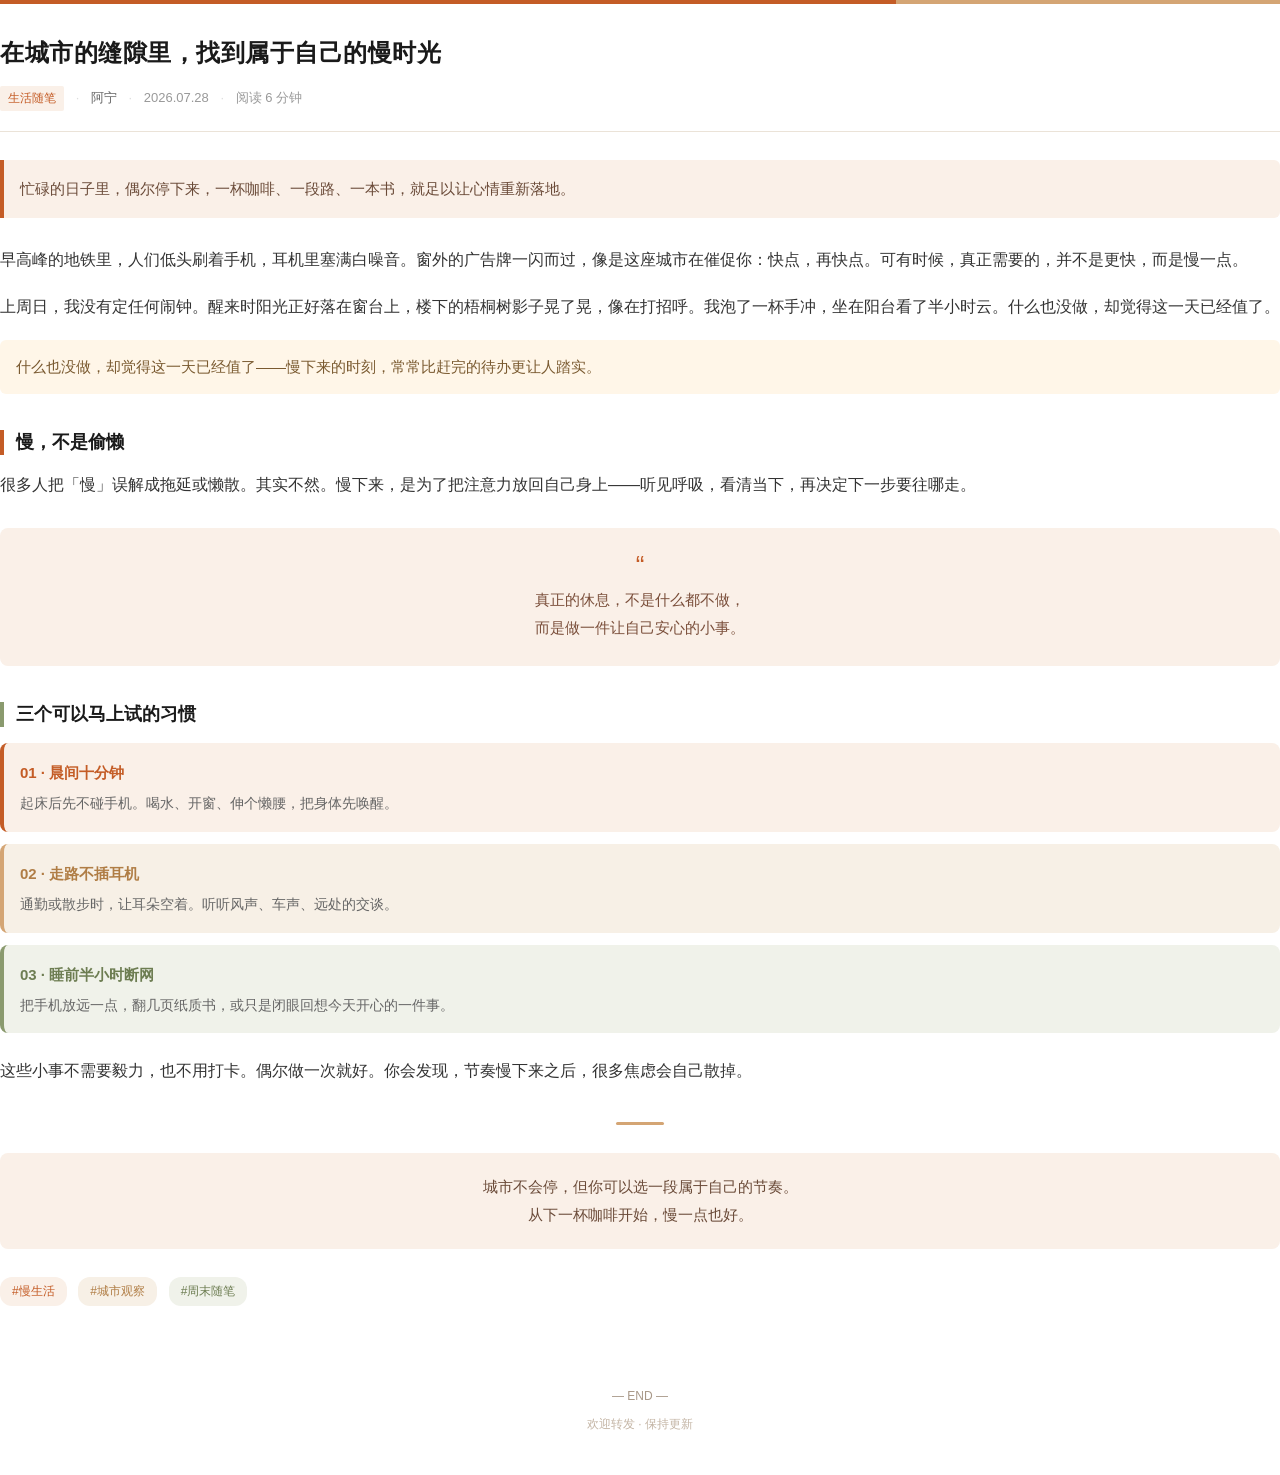
<file: template_00/index.html>
<!DOCTYPE html>
<html lang="zh-CN">
  <head>
    <meta charset="UTF-8" />
    <meta
      name="viewport"
      content="width=device-width, initial-scale=1, maximum-scale=1"
    />
    <title>赭笺 · 生活随笔模版</title>
    <link rel="stylesheet" href="style.css" />
  </head>
  <body>
    <!-- 顶部双色条：暖赭 + 浅杏 -->
    <section class="top-bar">
      <section class="top-bar__segment top-bar__segment--primary"></section>
      <section class="top-bar__segment top-bar__segment--secondary"></section>
    </section>

    <!-- 正文容器 -->
    <section class="content">
      <h1 class="title">在城市的缝隙里，找到属于自己的慢时光</h1>

      <p class="meta">
        <span class="meta__tag">生活随笔</span>
        <span class="meta__dot">·</span>
        <span class="meta__author">阿宁</span>
        <span class="meta__dot">·</span>
        <span>2026.07.28</span>
        <span class="meta__dot">·</span>
        <span>阅读 6 分钟</span>
      </p>

      <p class="lead">
        忙碌的日子里，偶尔停下来，一杯咖啡、一段路、一本书，就足以让心情重新落地。
      </p>

      <p class="paragraph">
        早高峰的地铁里，人们低头刷着手机，耳机里塞满白噪音。窗外的广告牌一闪而过，像是这座城市在催促你：快点，再快点。可有时候，真正需要的，并不是更快，而是慢一点。
      </p>

      <p class="paragraph">
        上周日，我没有定任何闹钟。醒来时阳光正好落在窗台上，楼下的梧桐树影子晃了晃，像在打招呼。我泡了一杯手冲，坐在阳台看了半小时云。什么也没做，却觉得这一天已经值了。
      </p>

      <section class="highlight">
        <p class="highlight__text">
          什么也没做，却觉得这一天已经值了——慢下来的时刻，常常比赶完的待办更让人踏实。
        </p>
      </section>

      <h2 class="section-title section-title--ochre">慢，不是偷懒</h2>

      <p class="paragraph">
        很多人把「慢」误解成拖延或懒散。其实不然。慢下来，是为了把注意力放回自己身上——听见呼吸，看清当下，再决定下一步要往哪走。
      </p>

      <section class="quote">
        <p class="quote__mark">“</p>
        <p class="quote__text">
          真正的休息，不是什么都不做，<br />而是做一件让自己安心的小事。
        </p>
      </section>

      <h2 class="section-title section-title--olive">三个可以马上试的习惯</h2>

      <section class="card card--ochre">
        <p class="card__title card__title--ochre">
          <strong>01 · 晨间十分钟</strong>
        </p>
        <p class="card__desc">
          起床后先不碰手机。喝水、开窗、伸个懒腰，把身体先唤醒。
        </p>
      </section>

      <section class="card card--apricot">
        <p class="card__title card__title--apricot">
          <strong>02 · 走路不插耳机</strong>
        </p>
        <p class="card__desc">
          通勤或散步时，让耳朵空着。听听风声、车声、远处的交谈。
        </p>
      </section>

      <section class="card card--olive card--last">
        <p class="card__title card__title--olive">
          <strong>03 · 睡前半小时断网</strong>
        </p>
        <p class="card__desc">
          把手机放远一点，翻几页纸质书，或只是闭眼回想今天开心的一件事。
        </p>
      </section>

      <p class="paragraph">
        这些小事不需要毅力，也不用打卡。偶尔做一次就好。你会发现，节奏慢下来之后，很多焦虑会自己散掉。
      </p>

      <section class="divider">
        <section class="divider__line"></section>
      </section>

      <section class="ending">
        <p class="ending__text">
          城市不会停，但你可以选一段属于自己的节奏。<br />从下一杯咖啡开始，慢一点也好。
        </p>
      </section>

      <p class="tags">
        <span class="tag tag--ochre">#慢生活</span>
        <span class="tag tag--apricot">#城市观察</span>
        <span class="tag tag--olive">#周末随笔</span>
      </p>
    </section>

    <section class="footer">
      <p class="footer__end">— END —</p>
      <p class="footer__note">欢迎转发 · 保持更新</p>
    </section>
  </body>
</html>
</file>
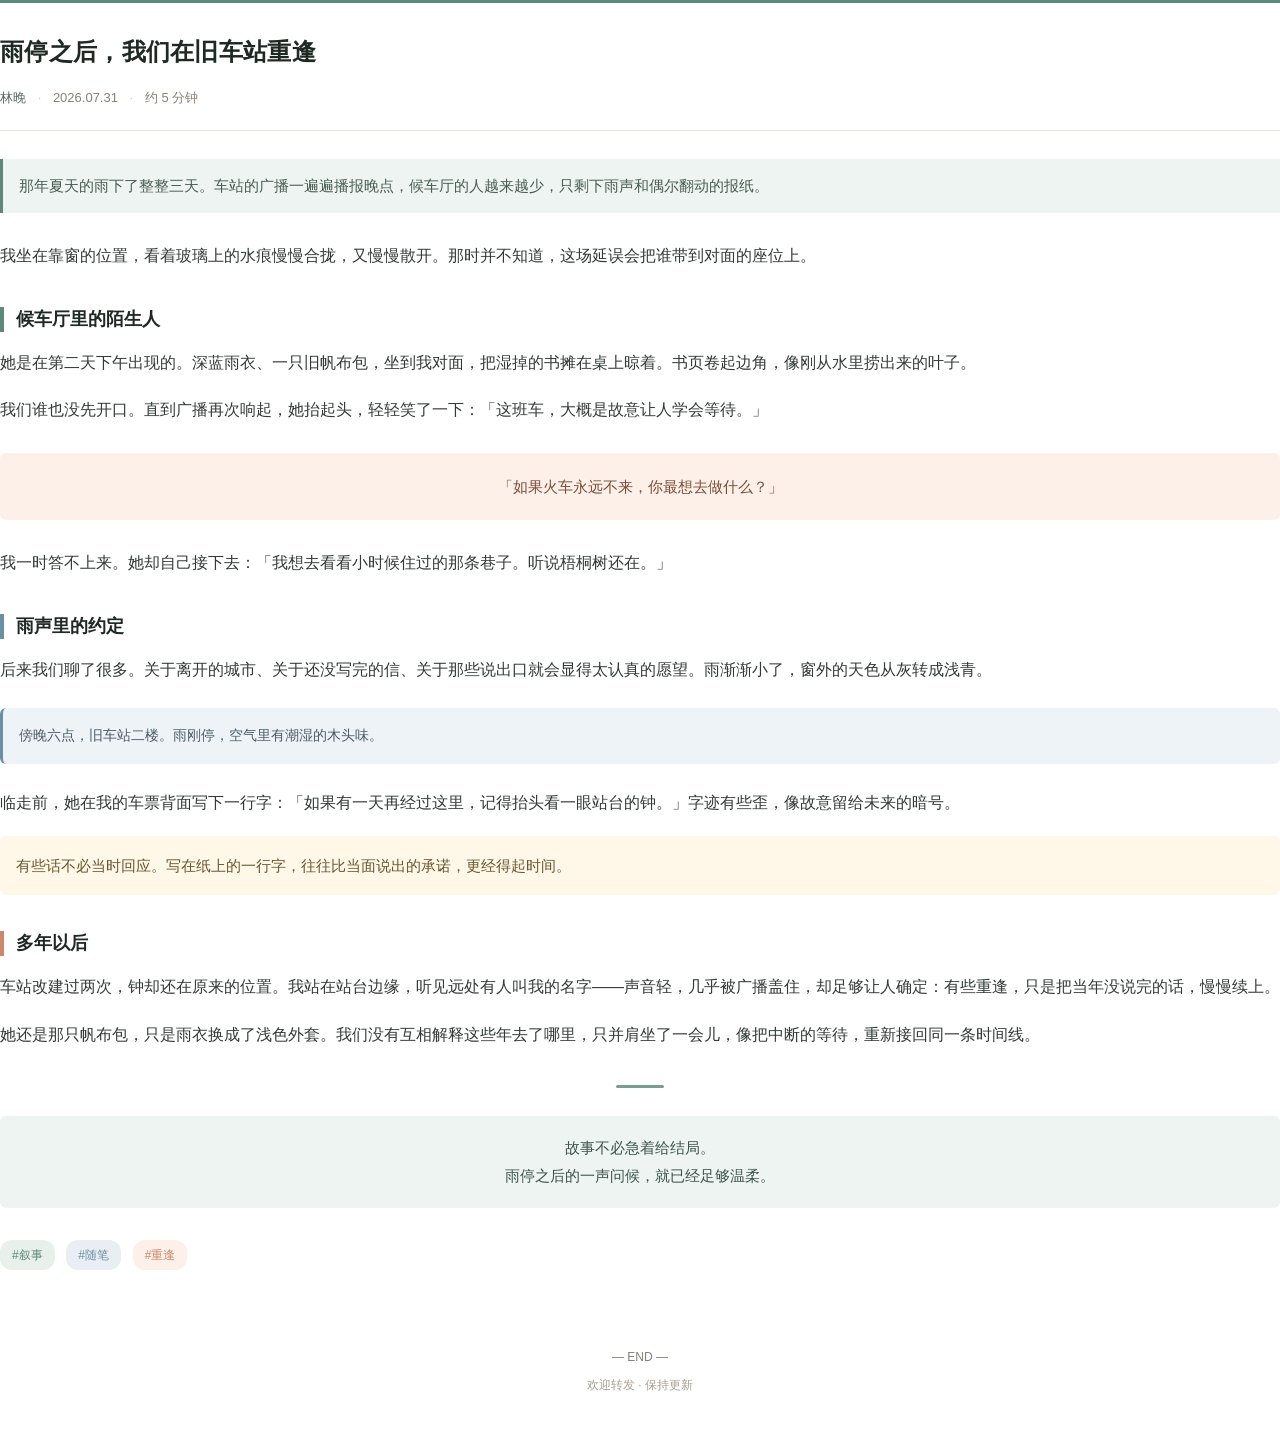
<file: template_01/index.html>
<!DOCTYPE html>
<html lang="zh-CN">
  <head>
    <meta charset="UTF-8" />
    <meta
      name="viewport"
      content="width=device-width, initial-scale=1, maximum-scale=1"
    />
    <title>青笺 · 叙事模版</title>
    <link rel="stylesheet" href="style.css" />
  </head>
  <body>
    <section class="top-bar"></section>

    <section class="content">
      <h1 class="title">雨停之后，我们在旧车站重逢</h1>

      <p class="meta">
        <span class="meta__author">林晚</span>
        <span class="meta__dot">·</span>
        <span>2026.07.31</span>
        <span class="meta__dot">·</span>
        <span>约 5 分钟</span>
      </p>

      <p class="lead">
        那年夏天的雨下了整整三天。车站的广播一遍遍播报晚点，候车厅的人越来越少，只剩下雨声和偶尔翻动的报纸。
      </p>

      <p class="paragraph">
        我坐在靠窗的位置，看着玻璃上的水痕慢慢合拢，又慢慢散开。那时并不知道，这场延误会把谁带到对面的座位上。
      </p>

      <h2 class="section-title section-title--sage">候车厅里的陌生人</h2>

      <p class="paragraph">
        她是在第二天下午出现的。深蓝雨衣、一只旧帆布包，坐到我对面，把湿掉的书摊在桌上晾着。书页卷起边角，像刚从水里捞出来的叶子。
      </p>

      <p class="paragraph">
        我们谁也没先开口。直到广播再次响起，她抬起头，轻轻笑了一下：「这班车，大概是故意让人学会等待。」
      </p>

      <p class="quote">「如果火车永远不来，你最想去做什么？」</p>

      <p class="paragraph">
        我一时答不上来。她却自己接下去：「我想去看看小时候住过的那条巷子。听说梧桐树还在。」
      </p>

      <h2 class="section-title section-title--blue">雨声里的约定</h2>

      <p class="paragraph">
        后来我们聊了很多。关于离开的城市、关于还没写完的信、关于那些说出口就会显得太认真的愿望。雨渐渐小了，窗外的天色从灰转成浅青。
      </p>

      <section class="scene">
        <p class="scene__text">
          傍晚六点，旧车站二楼。雨刚停，空气里有潮湿的木头味。
        </p>
      </section>

      <p class="paragraph">
        临走前，她在我的车票背面写下一行字：「如果有一天再经过这里，记得抬头看一眼站台的钟。」字迹有些歪，像故意留给未来的暗号。
      </p>

      <section class="highlight">
        <p class="highlight__text">
          有些话不必当时回应。写在纸上的一行字，往往比当面说出的承诺，更经得起时间。
        </p>
      </section>

      <h2 class="section-title section-title--coral">多年以后</h2>

      <p class="paragraph">
        车站改建过两次，钟却还在原来的位置。我站在站台边缘，听见远处有人叫我的名字——声音轻，几乎被广播盖住，却足够让人确定：有些重逢，只是把当年没说完的话，慢慢续上。
      </p>

      <p class="paragraph">
        她还是那只帆布包，只是雨衣换成了浅色外套。我们没有互相解释这些年去了哪里，只并肩坐了一会儿，像把中断的等待，重新接回同一条时间线。
      </p>

      <section class="divider">
        <section class="divider__line"></section>
      </section>

      <p class="ending">
        故事不必急着给结局。<br />雨停之后的一声问候，就已经足够温柔。
      </p>

      <p class="tags">
        <span class="tag tag--sage">#叙事</span>
        <span class="tag tag--blue">#随笔</span>
        <span class="tag tag--coral">#重逢</span>
      </p>
    </section>

    <section class="footer">
      <p class="footer__end">— END —</p>
      <p class="footer__note">欢迎转发 · 保持更新</p>
    </section>
  </body>
</html>
</file>
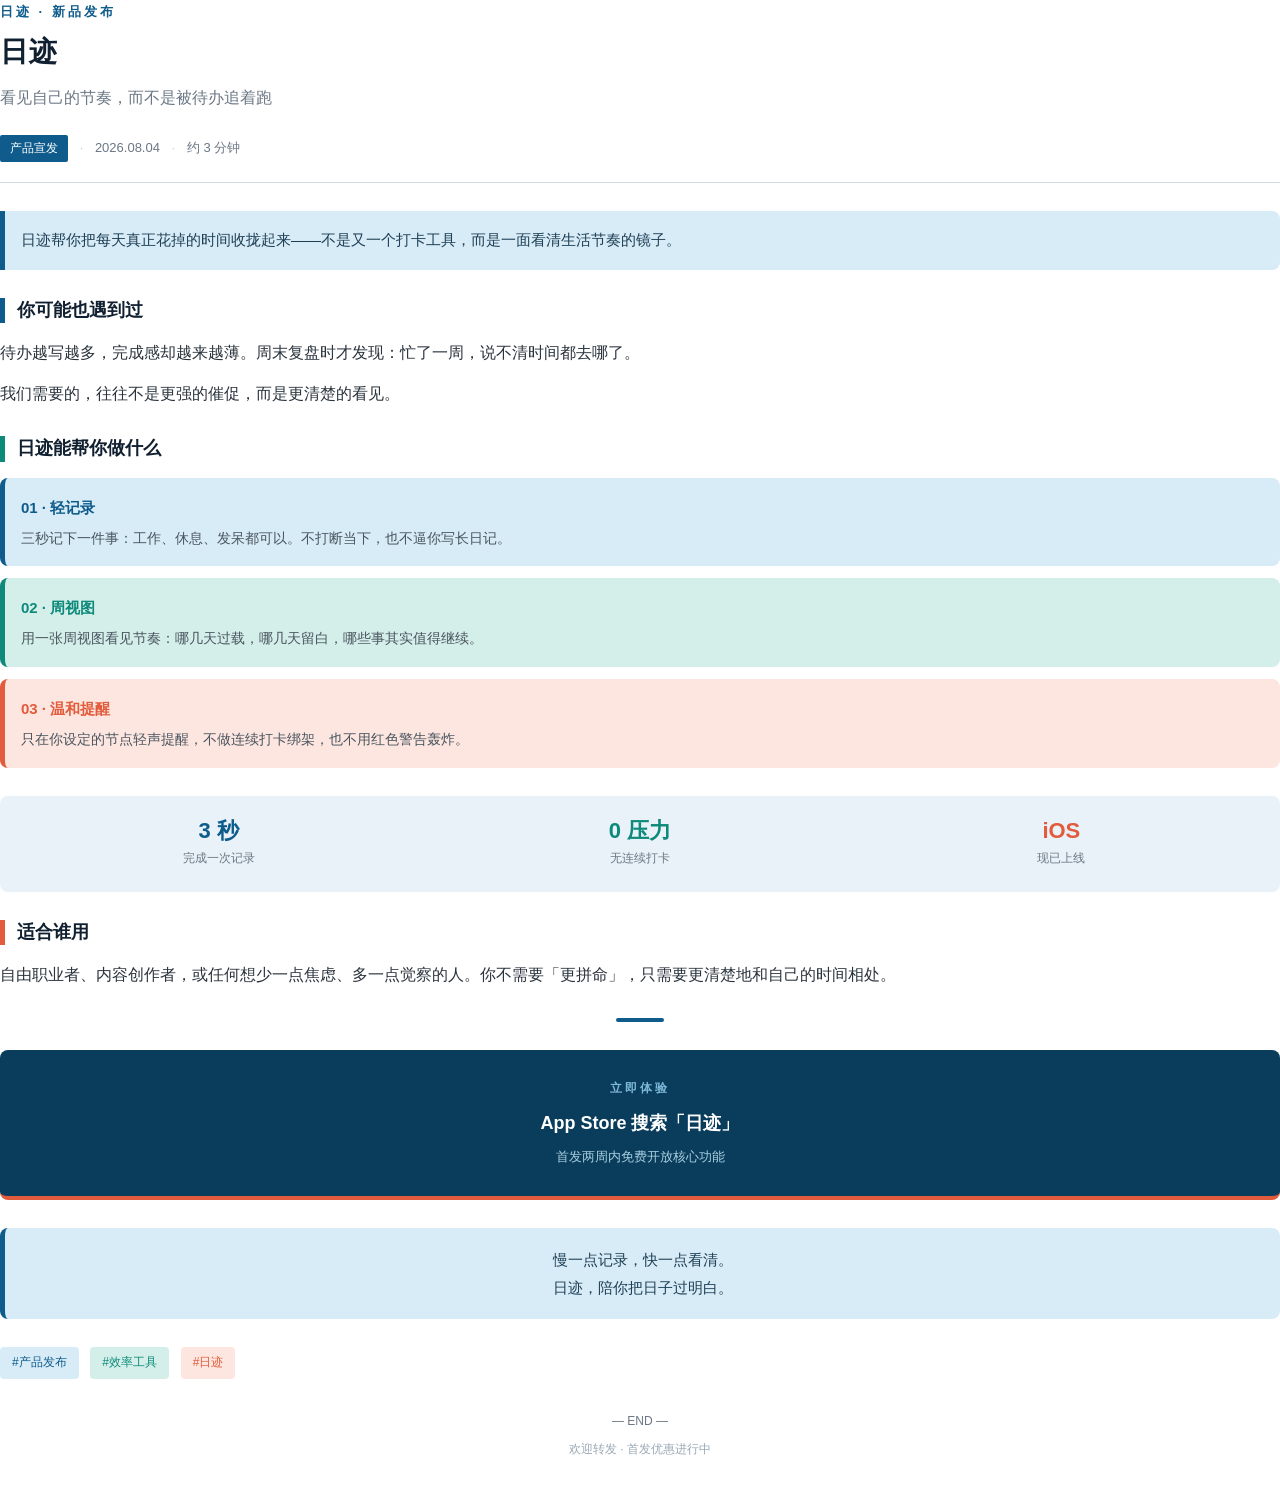
<file: template_02/index.html>
<!DOCTYPE html>
<html lang="zh-CN">
  <head>
    <meta charset="UTF-8" />
    <meta
      name="viewport"
      content="width=device-width, initial-scale=1, maximum-scale=1"
    />
    <!-- 标题：公众号模板分享｜【蓝笺 · 宣发模板】清晰结构，适合产品表达 -->
    <!-- 摘要：产品宣发怎么排更清楚？「蓝笺」层次分明、重点清晰，值得参考。 -->
    <title>蓝笺 · 宣发模板</title>
    <link rel="stylesheet" href="style.css" />
  </head>
  <body>

    <section class="content">
      <p class="eyebrow">日迹 · 新品发布</p>
      <h1 class="title">日迹</h1>
      <p class="tagline">看见自己的节奏，而不是被待办追着跑</p>

      <p class="meta">
        <span class="meta__tag">产品宣发</span>
        <span class="meta__dot">·</span>
        <span>2026.08.04</span>
        <span class="meta__dot">·</span>
        <span>约 3 分钟</span>
      </p>

      <p class="lead">
        日迹帮你把每天真正花掉的时间收拢起来——不是又一个打卡工具，而是一面看清生活节奏的镜子。
      </p>

      <h2 class="section-title section-title--blue">你可能也遇到过</h2>

      <p class="paragraph paragraph--tight">
        待办越写越多，完成感却越来越薄。周末复盘时才发现：忙了一周，说不清时间都去哪了。
      </p>
      <p class="paragraph paragraph--space">
        我们需要的，往往不是更强的催促，而是更清楚的看见。
      </p>

      <h2 class="section-title section-title--mist">日迹能帮你做什么</h2>

      <section class="card card--blue">
        <p class="card__title card__title--blue">
          <strong>01 · 轻记录</strong>
        </p>
        <p class="card__desc">
          三秒记下一件事：工作、休息、发呆都可以。不打断当下，也不逼你写长日记。
        </p>
      </section>

      <section class="card card--sage">
        <p class="card__title card__title--sage">
          <strong>02 · 周视图</strong>
        </p>
        <p class="card__desc">
          用一张周视图看见节奏：哪几天过载，哪几天留白，哪些事其实值得继续。
        </p>
      </section>

      <section class="card card--coral card--last">
        <p class="card__title card__title--coral">
          <strong>03 · 温和提醒</strong>
        </p>
        <p class="card__desc">
          只在你设定的节点轻声提醒，不做连续打卡绑架，也不用红色警告轰炸。
        </p>
      </section>

      <section class="stats">
        <table
          class="stats__table"
          border="0"
          cellpadding="0"
          cellspacing="0"
          width="100%"
        >
          <tr>
            <td class="stats__cell" width="33.33%" align="center" valign="top">
              <p class="stats__value stats__value--blue">3 秒</p>
              <p class="stats__label">完成一次记录</p>
            </td>
            <td class="stats__cell" width="33.33%" align="center" valign="top">
              <p class="stats__value stats__value--sage">0 压力</p>
              <p class="stats__label">无连续打卡</p>
            </td>
            <td class="stats__cell" width="33.33%" align="center" valign="top">
              <p class="stats__value stats__value--coral">iOS</p>
              <p class="stats__label">现已上线</p>
            </td>
          </tr>
        </table>
      </section>

      <h2 class="section-title section-title--coral">适合谁用</h2>

      <p class="paragraph">
        自由职业者、内容创作者，或任何想少一点焦虑、多一点觉察的人。你不需要「更拼命」，只需要更清楚地和自己的时间相处。
      </p>

      <section class="divider">
        <section class="divider__line"></section>
      </section>

      <section class="cta">
        <p class="cta__label">立即体验</p>
        <p class="cta__title">App Store 搜索「日迹」</p>
        <p class="cta__note">首发两周内免费开放核心功能</p>
      </section>

      <p class="ending">
        慢一点记录，快一点看清。<br />日迹，陪你把日子过明白。
      </p>

      <p class="tags">
        <span class="tag tag--blue">#产品发布</span>
        <span class="tag tag--sage">#效率工具</span>
        <span class="tag tag--coral">#日迹</span>
      </p>
    </section>

    <section class="footer">
      <p class="footer__end">— END —</p>
      <p class="footer__note">欢迎转发 · 首发优惠进行中</p>
    </section>
  </body>
</html>
</file>
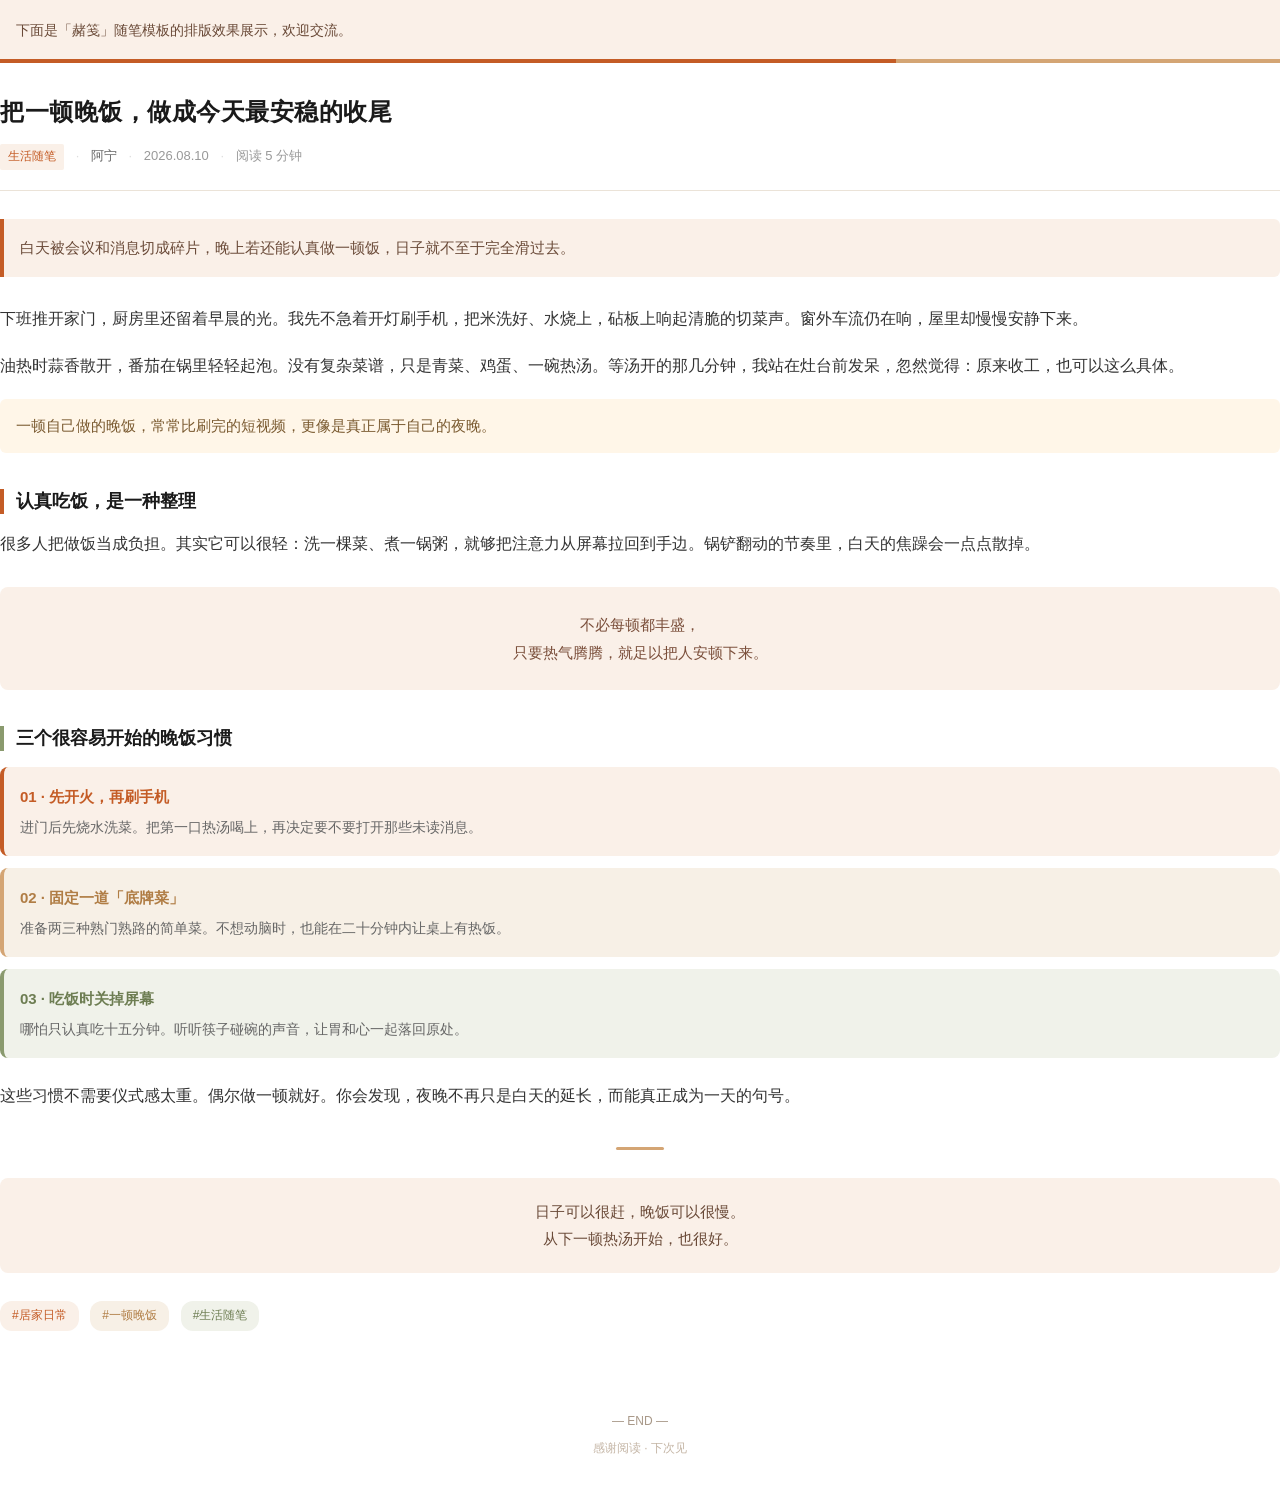
<file: template_03/index.html>
<!DOCTYPE html>
<html lang="zh-CN">
  <head>
    <meta charset="UTF-8" />
    <meta
      name="viewport"
      content="width=device-width, initial-scale=1, maximum-scale=1"
    />
    <title>赭笺 · 随笔模板</title>
    <link rel="stylesheet" href="style.css" />
  </head>
  <body>

    

    <!-- 提示文本, 不需要的话，整段删除 -->
    <section class="notice">
      <p class="notice__text">
        下面是「赭笺」随笔模板的排版效果展示，欢迎交流。
      </p>
    </section>

    <!-- 顶部双色条：暖赭 + 浅杏 -->
    <section class="top-bar">
      <section class="top-bar__segment top-bar__segment--primary"></section>
      <section class="top-bar__segment top-bar__segment--secondary"></section>
    </section>

    <!-- 正文容器 -->
    <section class="content">
      <h1 class="title">把一顿晚饭，做成今天最安稳的收尾</h1>

      <p class="meta">
        <span class="meta__tag">生活随笔</span>
        <span class="meta__dot">·</span>
        <span class="meta__author">阿宁</span>
        <span class="meta__dot">·</span>
        <span>2026.08.10</span>
        <span class="meta__dot">·</span>
        <span>阅读 5 分钟</span>
      </p>

      <p class="lead">
        白天被会议和消息切成碎片，晚上若还能认真做一顿饭，日子就不至于完全滑过去。
      </p>

      <p class="paragraph">
        下班推开家门，厨房里还留着早晨的光。我先不急着开灯刷手机，把米洗好、水烧上，砧板上响起清脆的切菜声。窗外车流仍在响，屋里却慢慢安静下来。
      </p>

      <p class="paragraph">
        油热时蒜香散开，番茄在锅里轻轻起泡。没有复杂菜谱，只是青菜、鸡蛋、一碗热汤。等汤开的那几分钟，我站在灶台前发呆，忽然觉得：原来收工，也可以这么具体。
      </p>

      <section class="highlight">
        <p class="highlight__text">
          一顿自己做的晚饭，常常比刷完的短视频，更像是真正属于自己的夜晚。
        </p>
      </section>

      <h2 class="section-title section-title--ochre">认真吃饭，是一种整理</h2>

      <p class="paragraph">
        很多人把做饭当成负担。其实它可以很轻：洗一棵菜、煮一锅粥，就够把注意力从屏幕拉回到手边。锅铲翻动的节奏里，白天的焦躁会一点点散掉。
      </p>

      <section class="quote">
        <p class="quote__text">
          不必每顿都丰盛，<br />只要热气腾腾，就足以把人安顿下来。
        </p>
      </section>

      <h2 class="section-title section-title--olive">三个很容易开始的晚饭习惯</h2>

      <section class="card card--ochre">
        <p class="card__title card__title--ochre">
          <strong>01 · 先开火，再刷手机</strong>
        </p>
        <p class="card__desc">
          进门后先烧水洗菜。把第一口热汤喝上，再决定要不要打开那些未读消息。
        </p>
      </section>

      <section class="card card--apricot">
        <p class="card__title card__title--apricot">
          <strong>02 · 固定一道「底牌菜」</strong>
        </p>
        <p class="card__desc">
          准备两三种熟门熟路的简单菜。不想动脑时，也能在二十分钟内让桌上有热饭。
        </p>
      </section>

      <section class="card card--olive card--last">
        <p class="card__title card__title--olive">
          <strong>03 · 吃饭时关掉屏幕</strong>
        </p>
        <p class="card__desc">
          哪怕只认真吃十五分钟。听听筷子碰碗的声音，让胃和心一起落回原处。
        </p>
      </section>

      <p class="paragraph">
        这些习惯不需要仪式感太重。偶尔做一顿就好。你会发现，夜晚不再只是白天的延长，而能真正成为一天的句号。
      </p>

      <section class="divider">
        <section class="divider__line"></section>
      </section>

      <section class="ending">
        <p class="ending__text">
          日子可以很赶，晚饭可以很慢。<br />从下一顿热汤开始，也很好。
        </p>
      </section>

      <p class="tags">
        <span class="tag tag--ochre">#居家日常</span>
        <span class="tag tag--apricot">#一顿晚饭</span>
        <span class="tag tag--olive">#生活随笔</span>
      </p>
    </section>

    <section class="footer">
      <p class="footer__end">— END —</p>
      <p class="footer__note">感谢阅读 · 下次见</p>
    </section>
  </body>
</html>
</file>
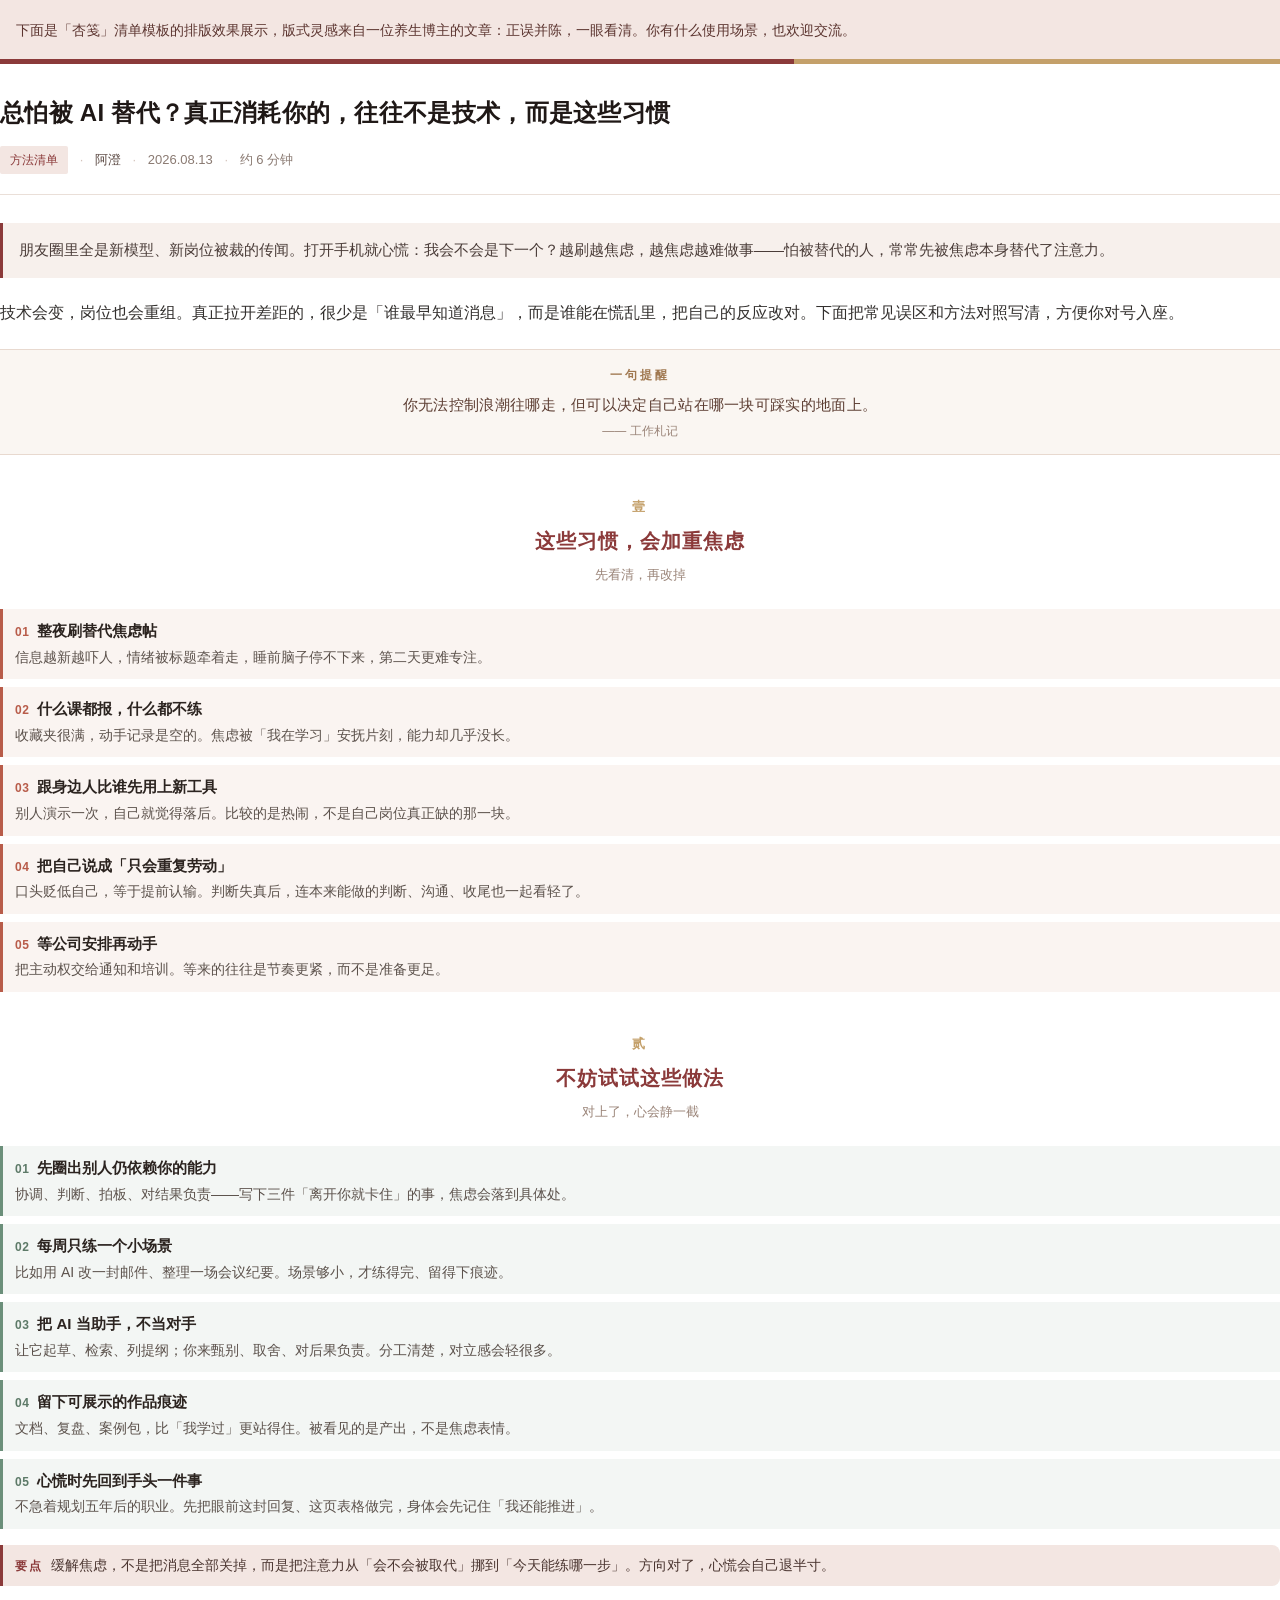
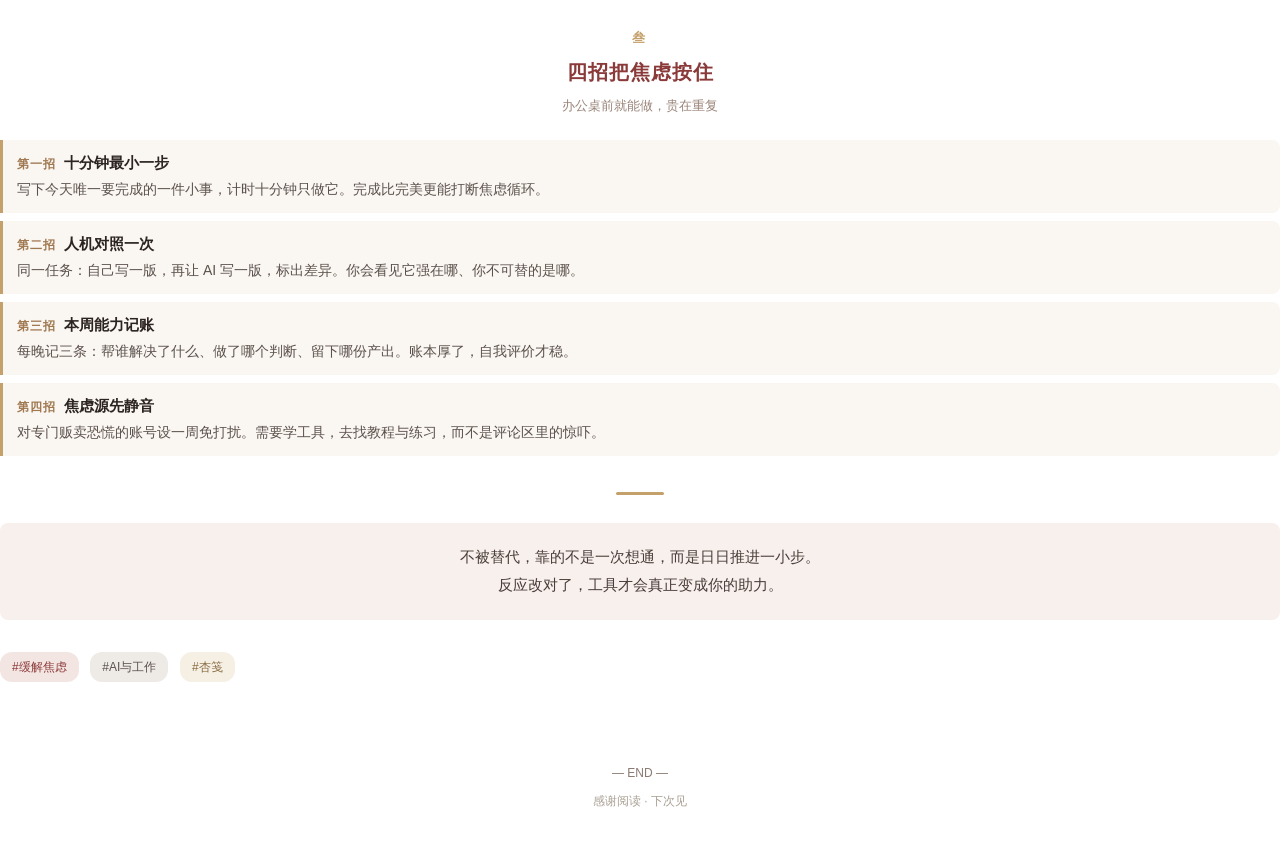
<file: template_04/index.html>
<!DOCTYPE html>
<html lang="zh-CN">
  <head>
    <meta charset="UTF-8" />
    <meta
      name="viewport"
      content="width=device-width, initial-scale=1, maximum-scale=1"
    />
    <!-- 标题：公众号模板分享｜【杏笺 · 清单模板】对照分明，步骤更清楚 -->
    <!-- 摘要：方法类文章怎么排更好读？「杏笺」用对照与步骤模块，把误区说清、做法写明。 -->
    <title>杏笺 · 清单模板</title>
    <link rel="stylesheet" href="style.css" />
  </head>
  <body>
    <!-- 提示文本, 不需要的话，整段删除 -->
    <section class="notice">
      <p class="notice__text">
        下面是「杏笺」清单模板的排版效果展示，版式灵感来自一位养生博主的文章：正误并陈，一眼看清。你有什么使用场景，也欢迎交流。
      </p>
    </section>

    <section class="top-bar">&nbsp;</section>

    <section class="content">
      <h1 class="title">
        总怕被 AI 替代？真正消耗你的，往往不是技术，而是这些习惯
      </h1>

      <p class="meta">
        <span class="meta__tag">方法清单</span>
        <span class="meta__dot">·</span>
        <span class="meta__author">阿澄</span>
        <span class="meta__dot">·</span>
        <span>2026.08.13</span>
        <span class="meta__dot">·</span>
        <span>约 6 分钟</span>
      </p>

      <p class="lead">
        朋友圈里全是新模型、新岗位被裁的传闻。打开手机就心慌：我会不会是下一个？越刷越焦虑，越焦虑越难做事——怕被替代的人，常常先被焦虑本身替代了注意力。
      </p>

      <p class="paragraph">
        技术会变，岗位也会重组。真正拉开差距的，很少是「谁最早知道消息」，而是谁能在慌乱里，把自己的反应改对。下面把常见误区和方法对照写清，方便你对号入座。
      </p>

      <section class="classic">
        <p class="classic__label">一句提醒</p>
        <p class="classic__text">
          你无法控制浪潮往哪走，但可以决定自己站在哪一块可踩实的地面上。
        </p>
        <p class="classic__source">—— 工作札记</p>
      </section>

      <section class="section-head">
        <p class="section-head__mark">壹</p>
        <h2 class="section-head__title">这些习惯，会加重焦虑</h2>
        <p class="section-head__desc">先看清，再改掉</p>
      </section>

      <section class="point point--warn">
        <p class="point__title">
          <span class="point__num">01</span>整夜刷替代焦虑帖
        </p>
        <p class="point__desc">
          信息越新越吓人，情绪被标题牵着走，睡前脑子停不下来，第二天更难专注。
        </p>
      </section>

      <section class="point point--warn">
        <p class="point__title">
          <span class="point__num">02</span>什么课都报，什么都不练
        </p>
        <p class="point__desc">
          收藏夹很满，动手记录是空的。焦虑被「我在学习」安抚片刻，能力却几乎没长。
        </p>
      </section>

      <section class="point point--warn">
        <p class="point__title">
          <span class="point__num">03</span>跟身边人比谁先用上新工具
        </p>
        <p class="point__desc">
          别人演示一次，自己就觉得落后。比较的是热闹，不是自己岗位真正缺的那一块。
        </p>
      </section>

      <section class="point point--warn">
        <p class="point__title">
          <span class="point__num">04</span>把自己说成「只会重复劳动」
        </p>
        <p class="point__desc">
          口头贬低自己，等于提前认输。判断失真后，连本来能做的判断、沟通、收尾也一起看轻了。
        </p>
      </section>

      <section class="point point--warn point--last">
        <p class="point__title">
          <span class="point__num">05</span>等公司安排再动手
        </p>
        <p class="point__desc">
          把主动权交给通知和培训。等来的往往是节奏更紧，而不是准备更足。
        </p>
      </section>

      <section class="section-head">
        <p class="section-head__mark">贰</p>
        <h2 class="section-head__title">不妨试试这些做法</h2>
        <p class="section-head__desc">对上了，心会静一截</p>
      </section>

      <section class="point point--ok">
        <p class="point__title">
          <span class="point__num">01</span>先圈出别人仍依赖你的能力
        </p>
        <p class="point__desc">
          协调、判断、拍板、对结果负责——写下三件「离开你就卡住」的事，焦虑会落到具体处。
        </p>
      </section>

      <section class="point point--ok">
        <p class="point__title">
          <span class="point__num">02</span>每周只练一个小场景
        </p>
        <p class="point__desc">
          比如用 AI 改一封邮件、整理一场会议纪要。场景够小，才练得完、留得下痕迹。
        </p>
      </section>

      <section class="point point--ok">
        <p class="point__title">
          <span class="point__num">03</span>把 AI 当助手，不当对手
        </p>
        <p class="point__desc">
          让它起草、检索、列提纲；你来甄别、取舍、对后果负责。分工清楚，对立感会轻很多。
        </p>
      </section>

      <section class="point point--ok">
        <p class="point__title">
          <span class="point__num">04</span>留下可展示的作品痕迹
        </p>
        <p class="point__desc">
          文档、复盘、案例包，比「我学过」更站得住。被看见的是产出，不是焦虑表情。
        </p>
      </section>

      <section class="point point--ok point--last">
        <p class="point__title">
          <span class="point__num">05</span>心慌时先回到手头一件事
        </p>
        <p class="point__desc">
          不急着规划五年后的职业。先把眼前这封回复、这页表格做完，身体会先记住「我还能推进」。
        </p>
      </section>

      <section class="insight">
        <p class="insight__text">
          <span class="insight__label">要点</span
          >缓解焦虑，不是把消息全部关掉，而是把注意力从「会不会被取代」挪到「今天能练哪一步」。方向对了，心慌会自己退半寸。
        </p>
      </section>

      <section class="section-head">
        <p class="section-head__mark">叁</p>
        <h2 class="section-head__title">四招把焦虑按住</h2>
        <p class="section-head__desc">办公桌前就能做，贵在重复</p>
      </section>

      <section class="step">
        <p class="step__title">
          <span class="step__badge">第一招</span>十分钟最小一步
        </p>
        <p class="step__desc">
          写下今天唯一要完成的一件小事，计时十分钟只做它。完成比完美更能打断焦虑循环。
        </p>
      </section>

      <section class="step">
        <p class="step__title">
          <span class="step__badge">第二招</span>人机对照一次
        </p>
        <p class="step__desc">
          同一任务：自己写一版，再让 AI 写一版，标出差异。你会看见它强在哪、你不可替的是哪。
        </p>
      </section>

      <section class="step">
        <p class="step__title">
          <span class="step__badge">第三招</span>本周能力记账
        </p>
        <p class="step__desc">
          每晚记三条：帮谁解决了什么、做了哪个判断、留下哪份产出。账本厚了，自我评价才稳。
        </p>
      </section>

      <section class="step step--last">
        <p class="step__title">
          <span class="step__badge">第四招</span>焦虑源先静音
        </p>
        <p class="step__desc">
          对专门贩卖恐慌的账号设一周免打扰。需要学工具，去找教程与练习，而不是评论区里的惊吓。
        </p>
      </section>

      <section class="divider">
        <section class="divider__line"></section>
      </section>

      <section class="ending">
        <p class="ending__text">
          不被替代，靠的不是一次想通，而是日日推进一小步。<br />反应改对了，工具才会真正变成你的助力。
        </p>
      </section>

      <p class="tags">
        <span class="tag tag--cinnabar">#缓解焦虑</span>
        <span class="tag tag--ink">#AI与工作</span>
        <span class="tag tag--gold">#杏笺</span>
      </p>
    </section>

    <section class="footer">
      <p class="footer__end">— END —</p>
      <p class="footer__note">感谢阅读 · 下次见</p>
    </section>
  </body>
</html>
</file>
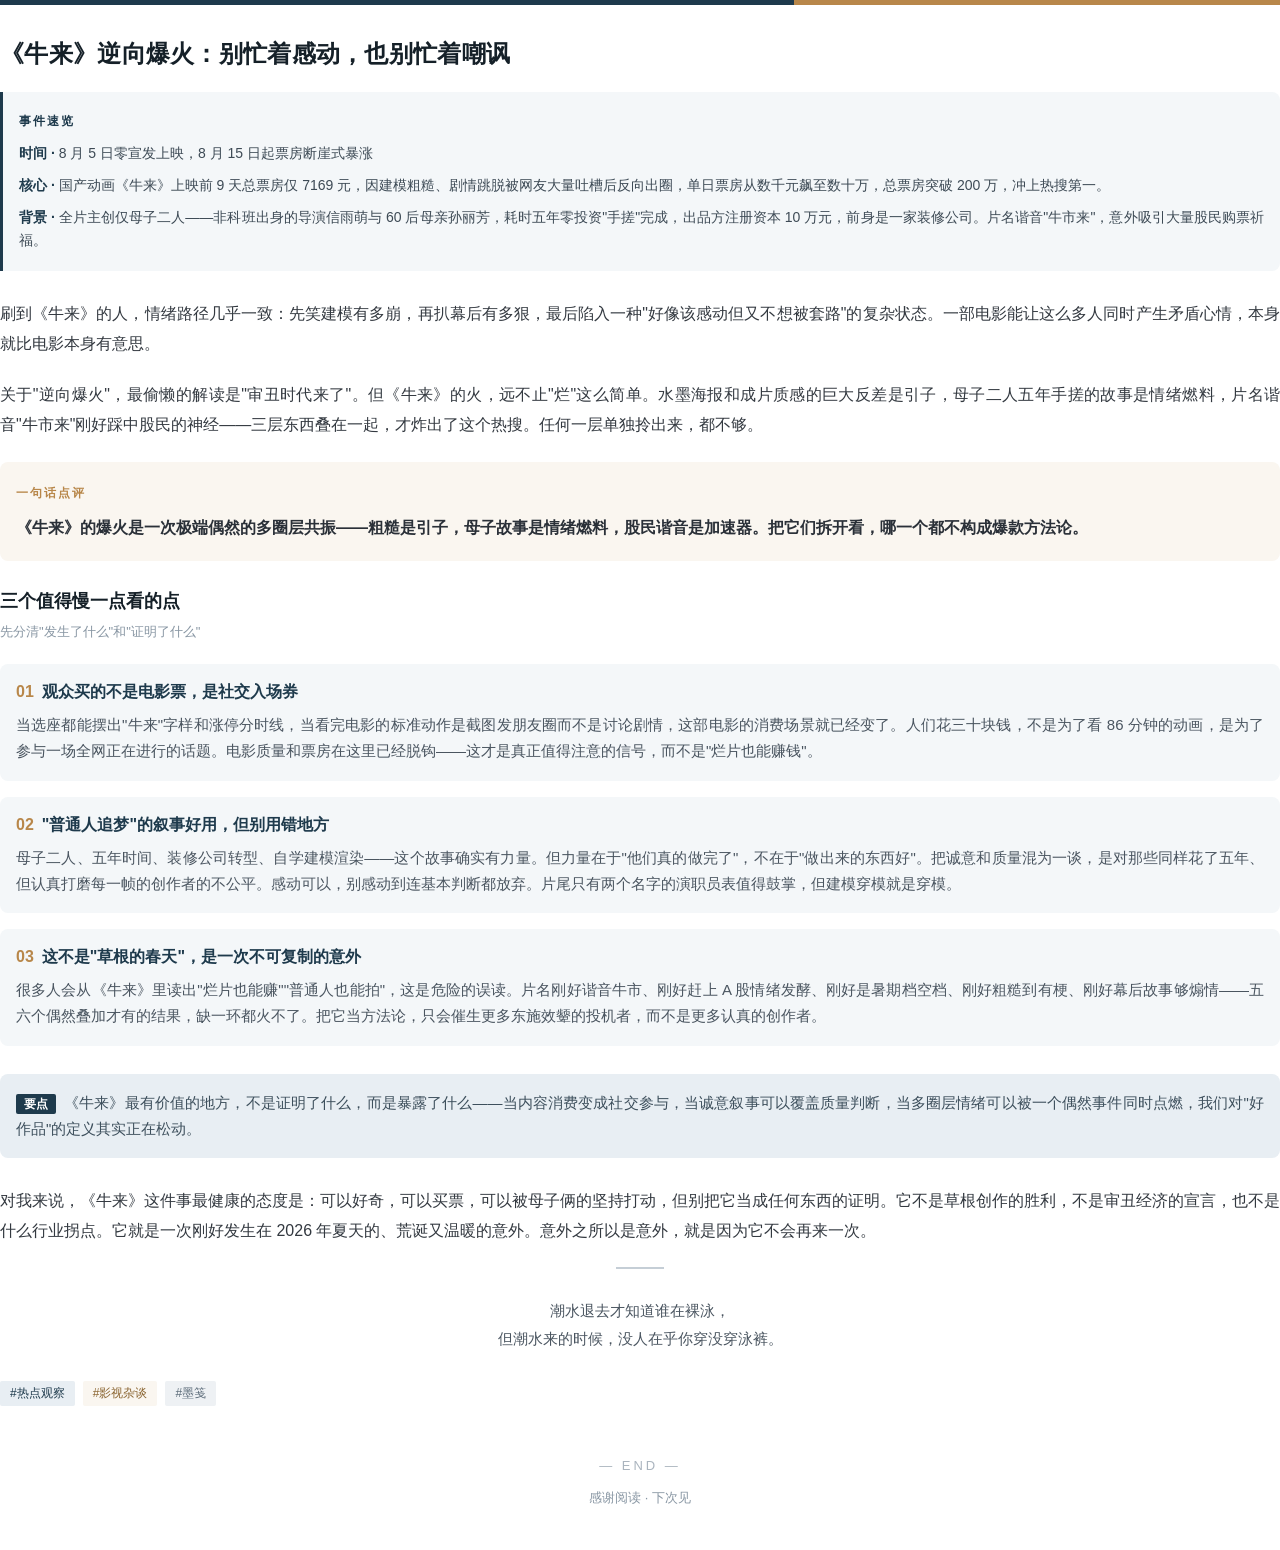
<file: template_05/index.html>
<!DOCTYPE html>
<html lang="zh-CN">
  <head>
    <meta charset="UTF-8" />
    <meta
      name="viewport"
      content="width=device-width, initial-scale=1, maximum-scale=1"
    />
    <!-- 标题：公众号模板分享｜【墨笺 · 时评模板】事件说清，观点站稳 -->
    <!-- 摘要：《牛来》逆向爆火：别忙着感动，也别忙着嘲讽 -->
    <title>墨笺 · 时评｜《牛来》逆向爆火</title>
    <link rel="stylesheet" href="style.css" />
  </head>
  <body>
    <section class="top-bar">&nbsp;</section>
    <section class="content">
      <h1 class="title">
        《牛来》逆向爆火：别忙着感动，也别忙着嘲讽
      </h1>
      <section class="brief">
        <p class="brief__label">事件速览</p>
        <p class="brief__item">
          <span class="brief__key">时间 · </span>8 月 5 日零宣发上映，8 月 15 日起票房断崖式暴涨
        </p>
        <p class="brief__item">
          <span class="brief__key">核心 · </span>国产动画《牛来》上映前 9 天总票房仅 7169 元，因建模粗糙、剧情跳脱被网友大量吐槽后反向出圈，单日票房从数千元飙至数十万，总票房突破 200 万，冲上热搜第一。
        </p>
        <p class="brief__item">
          <span class="brief__key">背景 · </span>全片主创仅母子二人——非科班出身的导演信雨萌与 60 后母亲孙丽芳，耗时五年零投资"手搓"完成，出品方注册资本 10 万元，前身是一家装修公司。片名谐音"牛市来"，意外吸引大量股民购票祈福。
        </p>
      </section>
      <p class="lead">
        刷到《牛来》的人，情绪路径几乎一致：先笑建模有多崩，再扒幕后有多狠，最后陷入一种"好像该感动但又不想被套路"的复杂状态。一部电影能让这么多人同时产生矛盾心情，本身就比电影本身有意思。
      </p>
      <p class="paragraph">
        关于"逆向爆火"，最偷懒的解读是"审丑时代来了"。但《牛来》的火，远不止"烂"这么简单。水墨海报和成片质感的巨大反差是引子，母子二人五年手搓的故事是情绪燃料，片名谐音"牛市来"刚好踩中股民的神经——三层东西叠在一起，才炸出了这个热搜。任何一层单独拎出来，都不够。
      </p>
      <section class="take">
        <p class="take__label">一句话点评</p>
        <p class="take__text">
          《牛来》的爆火是一次极端偶然的多圈层共振——粗糙是引子，母子故事是情绪燃料，股民谐音是加速器。把它们拆开看，哪一个都不构成爆款方法论。
        </p>
      </section>
      <section class="section-head">
        <h2 class="section-head__title">三个值得慢一点看的点</h2>
        <p class="section-head__desc">先分清"发生了什么"和"证明了什么"</p>
      </section>
      <section class="view">
        <p class="view__title">
          <span class="view__num">01</span>观众买的不是电影票，是社交入场券
        </p>
        <p class="view__desc">
          当选座都能摆出"牛来"字样和涨停分时线，当看完电影的标准动作是截图发朋友圈而不是讨论剧情，这部电影的消费场景就已经变了。人们花三十块钱，不是为了看 86 分钟的动画，是为了参与一场全网正在进行的话题。电影质量和票房在这里已经脱钩——这才是真正值得注意的信号，而不是"烂片也能赚钱"。
        </p>
      </section>
      <section class="view">
        <p class="view__title">
          <span class="view__num">02</span>"普通人追梦"的叙事好用，但别用错地方
        </p>
        <p class="view__desc">
          母子二人、五年时间、装修公司转型、自学建模渲染——这个故事确实有力量。但力量在于"他们真的做完了"，不在于"做出来的东西好"。把诚意和质量混为一谈，是对那些同样花了五年、但认真打磨每一帧的创作者的不公平。感动可以，别感动到连基本判断都放弃。片尾只有两个名字的演职员表值得鼓掌，但建模穿模就是穿模。
        </p>
      </section>
      <section class="view view--last">
        <p class="view__title">
          <span class="view__num">03</span>这不是"草根的春天"，是一次不可复制的意外
        </p>
        <p class="view__desc">
          很多人会从《牛来》里读出"烂片也能赚""普通人也能拍"，这是危险的误读。片名刚好谐音牛市、刚好赶上 A 股情绪发酵、刚好是暑期档空档、刚好粗糙到有梗、刚好幕后故事够煽情——五六个偶然叠加才有的结果，缺一环都火不了。把它当方法论，只会催生更多东施效颦的投机者，而不是更多认真的创作者。
        </p>
      </section>
      <section class="insight">
        <p class="insight__text">
          <span class="insight__label">要点</span>《牛来》最有价值的地方，不是证明了什么，而是暴露了什么——当内容消费变成社交参与，当诚意叙事可以覆盖质量判断，当多圈层情绪可以被一个偶然事件同时点燃，我们对"好作品"的定义其实正在松动。
        </p>
      </section>
      <p class="paragraph">
        对我来说，《牛来》这件事最健康的态度是：可以好奇，可以买票，可以被母子俩的坚持打动，但别把它当成任何东西的证明。它不是草根创作的胜利，不是审丑经济的宣言，也不是什么行业拐点。它就是一次刚好发生在 2026 年夏天的、荒诞又温暖的意外。意外之所以是意外，就是因为它不会再来一次。
      </p>
      <section class="divider">
        <section class="divider__line"></section>
      </section>
      <section class="ending">
        <p class="ending__text">
          潮水退去才知道谁在裸泳，<br />但潮水来的时候，没人在乎你穿没穿泳裤。
        </p>
      </section>
      <p class="tags">
        <span class="tag tag--ink">#热点观察</span>
        <span class="tag tag--gold">#影视杂谈</span>
        <span class="tag tag--slate">#墨笺</span>
      </p>
    </section>
    <section class="footer">
      <p class="footer__end">— END —</p>
      <p class="footer__note">感谢阅读 · 下次见</p>
    </section>
  </body>
</html>
</file>
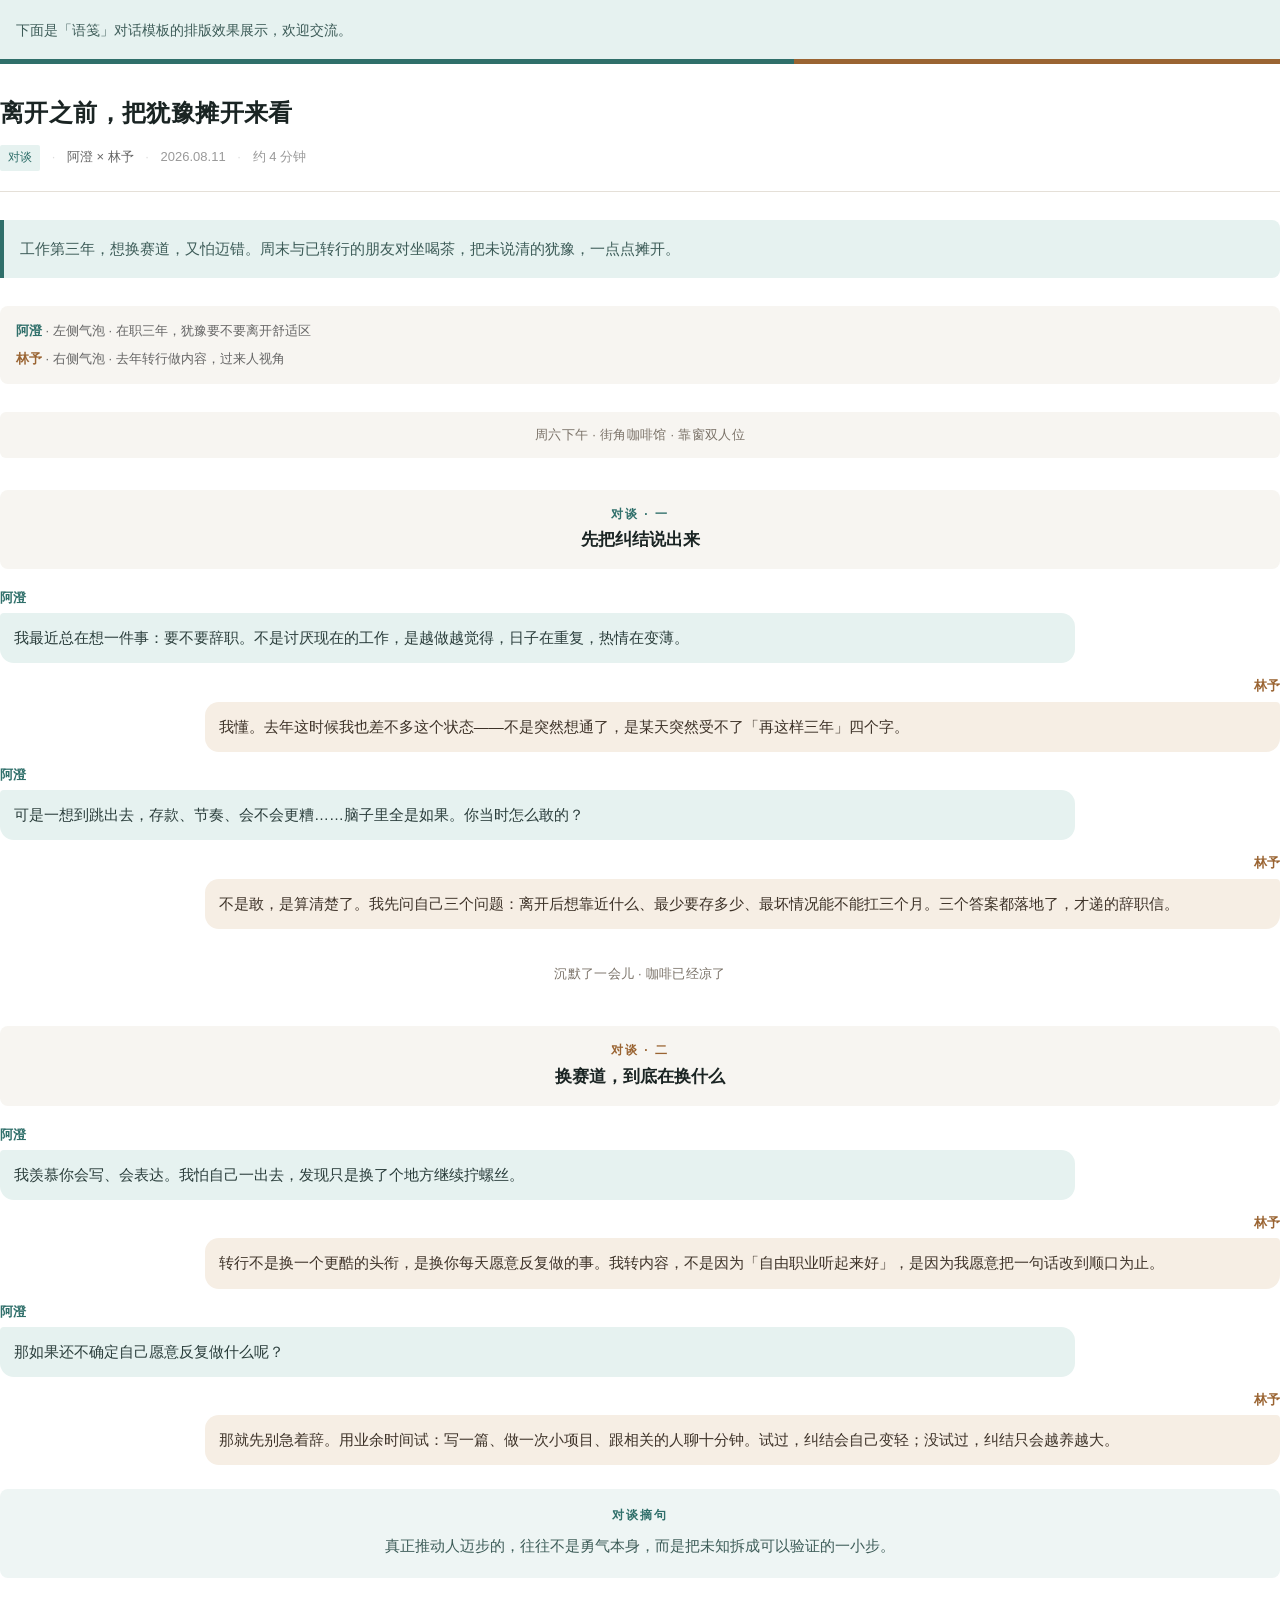
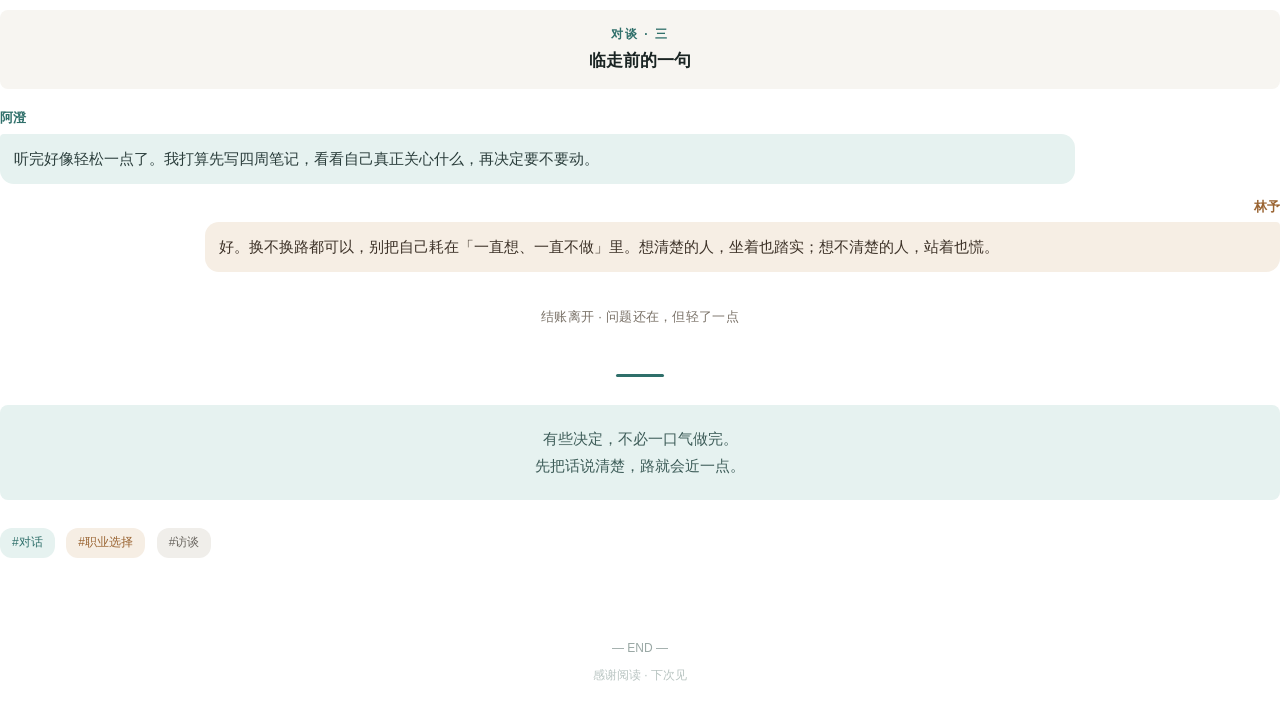
<file: template_06/index.html>
<!DOCTYPE html>
<html lang="zh-CN">
  <head>
    <meta charset="UTF-8" />
    <meta
      name="viewport"
      content="width=device-width, initial-scale=1, maximum-scale=1"
    />
    <!-- 标题：公众号模板分享｜【语笺 · 对话模板】左问右答，对谈更有现场感 -->
    <!-- 摘要：访谈、对谈、情景段子如何呈现？「语笺」左问右答，双色区分说话人，结构清楚，读感干净。 -->
    <title>语笺 · 对话模板</title>
    <link rel="stylesheet" href="style.css" />
  </head>
  <body>
    <!-- 提示文本, 不需要的话，整段删除 -->
    <section class="notice">
      <p class="notice__text">
        下面是「语笺」对话模板的排版效果展示，欢迎交流。
      </p>
    </section>

    <section class="top-bar">&nbsp;</section>

    <section class="content">
      <h1 class="title">离开之前，把犹豫摊开来看</h1>

      <p class="meta">
        <span class="meta__tag">对谈</span>
        <span class="meta__dot">·</span>
        <span class="meta__author">阿澄 × 林予</span>
        <span class="meta__dot">·</span>
        <span>2026.08.11</span>
        <span class="meta__dot">·</span>
        <span>约 4 分钟</span>
      </p>

      <p class="lead">
        工作第三年，想换赛道，又怕迈错。周末与已转行的朋友对坐喝茶，把未说清的犹豫，一点点摊开。
      </p>

      <section class="speakers">
        <p class="speakers__row">
          <span class="speakers__name speakers__name--a">阿澄</span>
          · 左侧气泡 · 在职三年，犹豫要不要离开舒适区
        </p>
        <p class="speakers__row">
          <span class="speakers__name speakers__name--b">林予</span>
          · 右侧气泡 · 去年转行做内容，过来人视角
        </p>
      </section>

      <section class="scene">
        <p class="scene__text">周六下午 · 街角咖啡馆 · 靠窗双人位</p>
      </section>

      <section class="section-title section-title--teal">
        <p class="section-title__label">对谈 · 一</p>
        <p class="section-title__text">先把纠结说出来</p>
      </section>

      <table class="chat chat--left" cellpadding="0" cellspacing="0">
        <tr>
          <td class="chat__main">
            <p class="chat__name">阿澄</p>
            <p class="chat__bubble">
              我最近总在想一件事：要不要辞职。不是讨厌现在的工作，是越做越觉得，日子在重复，热情在变薄。
            </p>
          </td>
          <td class="chat__spacer">&nbsp;</td>
        </tr>
      </table>

      <table class="chat chat--right" cellpadding="0" cellspacing="0">
        <tr>
          <td class="chat__spacer">&nbsp;</td>
          <td class="chat__main">
            <p class="chat__name">林予</p>
            <p class="chat__bubble">
              我懂。去年这时候我也差不多这个状态——不是突然想通了，是某天突然受不了「再这样三年」四个字。
            </p>
          </td>
        </tr>
      </table>

      <table class="chat chat--left" cellpadding="0" cellspacing="0">
        <tr>
          <td class="chat__main">
            <p class="chat__name">阿澄</p>
            <p class="chat__bubble">
              可是一想到跳出去，存款、节奏、会不会更糟……脑子里全是如果。你当时怎么敢的？
            </p>
          </td>
          <td class="chat__spacer">&nbsp;</td>
        </tr>
      </table>

      <table class="chat chat--right chat--last" cellpadding="0" cellspacing="0">
        <tr>
          <td class="chat__spacer">&nbsp;</td>
          <td class="chat__main">
            <p class="chat__name">林予</p>
            <p class="chat__bubble">
              不是敢，是算清楚了。我先问自己三个问题：离开后想靠近什么、最少要存多少、最坏情况能不能扛三个月。三个答案都落地了，才递的辞职信。
            </p>
          </td>
        </tr>
      </table>

      <section class="scene scene--pause">
        <p class="scene__text">沉默了一会儿 · 咖啡已经凉了</p>
      </section>

      <section class="section-title section-title--amber">
        <p class="section-title__label">对谈 · 二</p>
        <p class="section-title__text">换赛道，到底在换什么</p>
      </section>

      <table class="chat chat--left" cellpadding="0" cellspacing="0">
        <tr>
          <td class="chat__main">
            <p class="chat__name">阿澄</p>
            <p class="chat__bubble">
              我羡慕你会写、会表达。我怕自己一出去，发现只是换了个地方继续拧螺丝。
            </p>
          </td>
          <td class="chat__spacer">&nbsp;</td>
        </tr>
      </table>

      <table class="chat chat--right" cellpadding="0" cellspacing="0">
        <tr>
          <td class="chat__spacer">&nbsp;</td>
          <td class="chat__main">
            <p class="chat__name">林予</p>
            <p class="chat__bubble">
              转行不是换一个更酷的头衔，是换你每天愿意反复做的事。我转内容，不是因为「自由职业听起来好」，是因为我愿意把一句话改到顺口为止。
            </p>
          </td>
        </tr>
      </table>

      <table class="chat chat--left" cellpadding="0" cellspacing="0">
        <tr>
          <td class="chat__main">
            <p class="chat__name">阿澄</p>
            <p class="chat__bubble">
              那如果还不确定自己愿意反复做什么呢？
            </p>
          </td>
          <td class="chat__spacer">&nbsp;</td>
        </tr>
      </table>

      <table class="chat chat--right chat--last" cellpadding="0" cellspacing="0">
        <tr>
          <td class="chat__spacer">&nbsp;</td>
          <td class="chat__main">
            <p class="chat__name">林予</p>
            <p class="chat__bubble">
              那就先别急着辞。用业余时间试：写一篇、做一次小项目、跟相关的人聊十分钟。试过，纠结会自己变轻；没试过，纠结只会越养越大。
            </p>
          </td>
        </tr>
      </table>

      <section class="insight">
        <p class="insight__label">对谈摘句</p>
        <p class="insight__text">
          真正推动人迈步的，往往不是勇气本身，而是把未知拆成可以验证的一小步。
        </p>
      </section>

      <section class="section-title section-title--teal">
        <p class="section-title__label">对谈 · 三</p>
        <p class="section-title__text">临走前的一句</p>
      </section>

      <table class="chat chat--left" cellpadding="0" cellspacing="0">
        <tr>
          <td class="chat__main">
            <p class="chat__name">阿澄</p>
            <p class="chat__bubble">
              听完好像轻松一点了。我打算先写四周笔记，看看自己真正关心什么，再决定要不要动。
            </p>
          </td>
          <td class="chat__spacer">&nbsp;</td>
        </tr>
      </table>

      <table class="chat chat--right chat--last" cellpadding="0" cellspacing="0">
        <tr>
          <td class="chat__spacer">&nbsp;</td>
          <td class="chat__main">
            <p class="chat__name">林予</p>
            <p class="chat__bubble">
              好。换不换路都可以，别把自己耗在「一直想、一直不做」里。想清楚的人，坐着也踏实；想不清楚的人，站着也慌。
            </p>
          </td>
        </tr>
      </table>

      <section class="scene scene--pause">
        <p class="scene__text">结账离开 · 问题还在，但轻了一点</p>
      </section>

      <section class="divider">
        <section class="divider__line"></section>
      </section>

      <section class="ending">
        <p class="ending__text">
          有些决定，不必一口气做完。<br />先把话说清楚，路就会近一点。
        </p>
      </section>

      <p class="tags">
        <span class="tag tag--teal">#对话</span>
        <span class="tag tag--amber">#职业选择</span>
        <span class="tag tag--stone">#访谈</span>
      </p>
    </section>

    <section class="footer">
      <p class="footer__end">— END —</p>
      <p class="footer__note">感谢阅读 · 下次见</p>
    </section>
  </body>
</html>
</file>
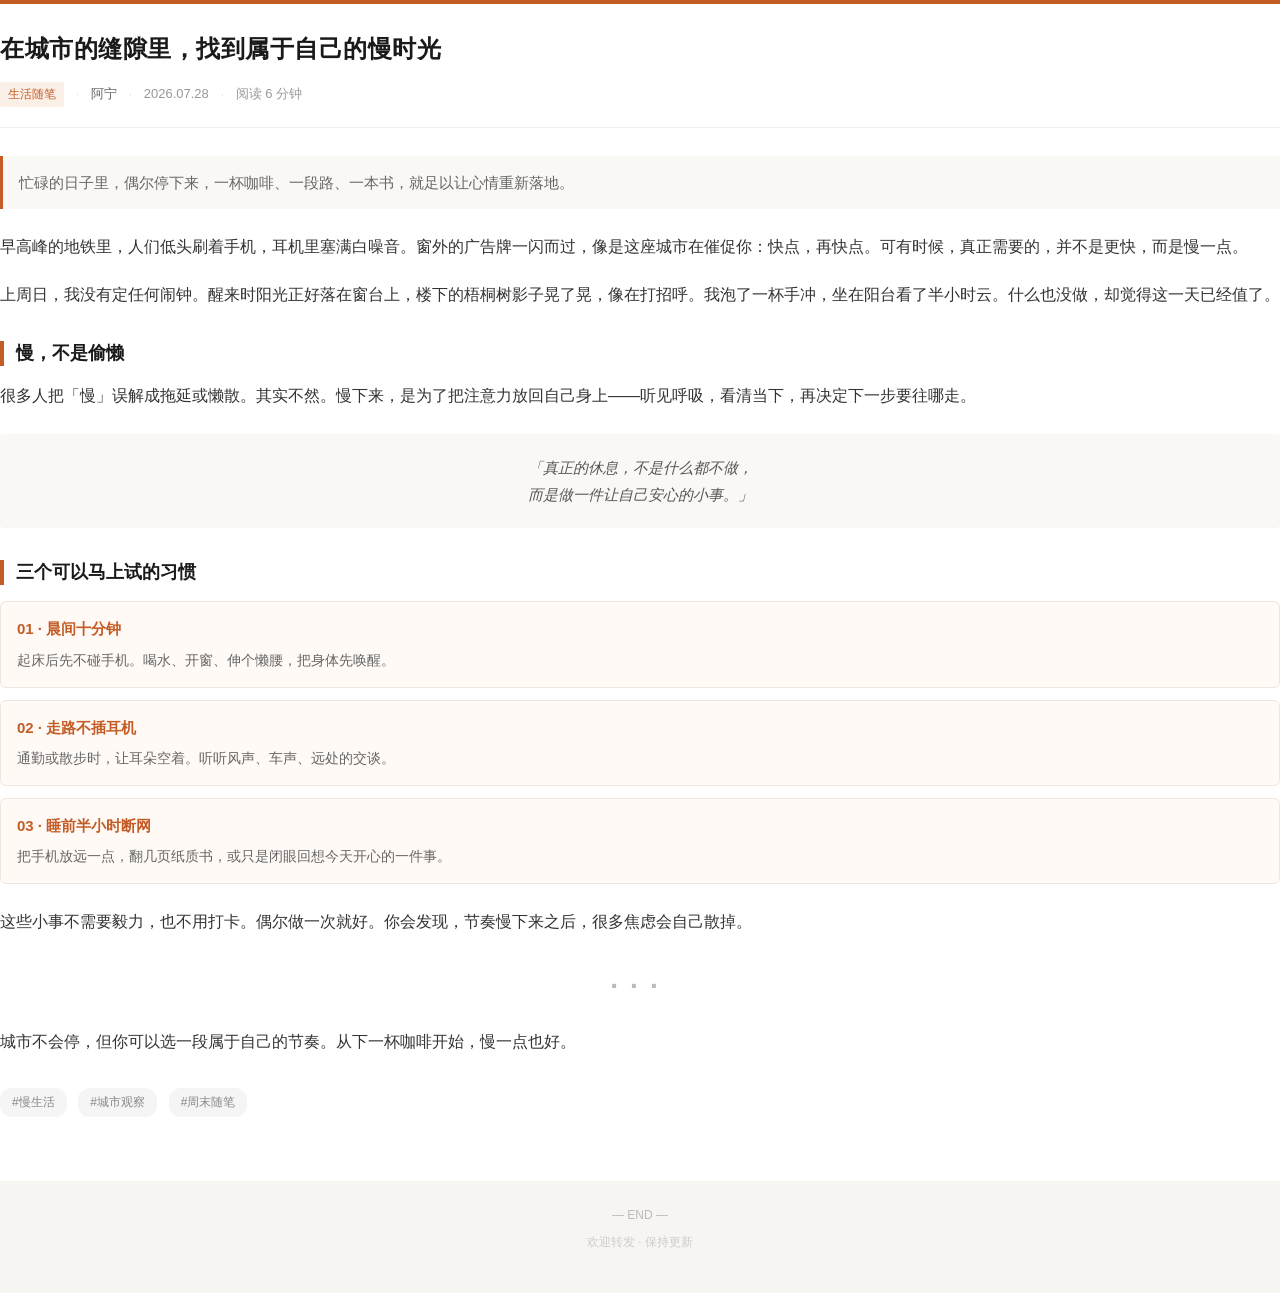
<file: temple_1/index.html>
<!DOCTYPE html>
<html>
  <head>
    <meta charset="UTF-8" />
    <meta
      name="viewport"
      content="width=device-width, initial-scale=1, maximum-scale=1"
    />
  </head>
  <body
    style="
      margin: 0;
      padding: 0;
      background-color: #f7f5f2;
      font-family: -apple-system, BlinkMacSystemFont, 'PingFang SC',
        'Helvetica Neue', Arial, sans-serif;
      color: #2c2c2c;
      line-height: 1.75;
      -webkit-text-size-adjust: 100%;
    "
  >
    <!-- 只使用微信允许的标签和简单内联样式 -->

    <!-- 顶部色条 -->
    <section
      style="height: 4px; background-color: #c45c26; margin: 0; padding: 0"
    ></section>

    <!-- 正文容器 -->
    <section
      style="
        width: 100%;
        margin: 0;
        padding: 28px 0px 48px;
        box-sizing: border-box;
        background-color: #ffffff;
      "
    >
      <!-- 标题 -->
      <h1
        style="
          margin: 0 0 16px;
          padding: 0;
          font-size: 24px;
          font-weight: 700;
          line-height: 1.4;
          color: #1a1a1a;
          letter-spacing: 0.5px;
        "
      >
        在城市的缝隙里，找到属于自己的慢时光
      </h1>

      <!-- 作者信息 -->
      <p
        style="
          margin: 0 0 28px;
          padding: 0 0 20px;
          border-bottom: 1px solid #eee;
          font-size: 13px;
          color: #999;
        "
      >
        <span
          style="
            display: inline-block;
            color: #c45c26;
            background-color: #faf0e8;
            padding: 2px 8px;
            border-radius: 2px;
            font-size: 12px;
          "
          >生活随笔</span
        >
        <span style="margin: 0 8px; color: #ddd">·</span>
        <span style="color: #666">阿宁</span>
        <span style="margin: 0 8px; color: #ddd">·</span>
        <span>2026.07.28</span>
        <span style="margin: 0 8px; color: #ddd">·</span>
        <span>阅读 6 分钟</span>
      </p>

      <!-- 导语 -->
      <p
        style="
          margin: 0 0 24px;
          padding: 14px 16px;
          background-color: #faf8f5;
          border-left: 3px solid #c45c26;
          font-size: 15px;
          color: #666;
          line-height: 1.7;
        "
      >
        忙碌的日子里，偶尔停下来，一杯咖啡、一段路、一本书，就足以让心情重新落地。
      </p>

      <!-- 正文段落 -->
      <p
        style="
          margin: 0 0 20px;
          padding: 0;
          font-size: 16px;
          color: #333;
          text-align: justify;
          word-break: break-word;
        "
      >
        早高峰的地铁里，人们低头刷着手机，耳机里塞满白噪音。窗外的广告牌一闪而过，像是这座城市在催促你：快点，再快点。可有时候，真正需要的，并不是更快，而是慢一点。
      </p>

      <p
        style="
          margin: 0 0 20px;
          padding: 0;
          font-size: 16px;
          color: #333;
          text-align: justify;
          word-break: break-word;
        "
      >
        上周日，我没有定任何闹钟。醒来时阳光正好落在窗台上，楼下的梧桐树影子晃了晃，像在打招呼。我泡了一杯手冲，坐在阳台看了半小时云。什么也没做，却觉得这一天已经值了。
      </p>

      <!-- 小标题 -->
      <h2
        style="
          margin: 32px 0 16px;
          padding: 0 0 0 12px;
          font-size: 18px;
          font-weight: 600;
          color: #1a1a1a;
          border-left: 4px solid #c45c26;
          line-height: 1.4;
        "
      >
        慢，不是偷懒
      </h2>

      <p
        style="
          margin: 0 0 20px;
          padding: 0;
          font-size: 16px;
          color: #333;
          text-align: justify;
          word-break: break-word;
        "
      >
        很多人把「慢」误解成拖延或懒散。其实不然。慢下来，是为了把注意力放回自己身上——听见呼吸，看清当下，再决定下一步要往哪走。
      </p>

      <!-- 引用块 -->
      <p
        style="
          margin: 24px 0;
          padding: 20px 18px;
          background-color: #faf8f5;
          border-radius: 4px;
          font-size: 15px;
          color: #555;
          text-align: center;
          line-height: 1.8;
          font-style: italic;
        "
      >
        「真正的休息，不是什么都不做，<br />而是做一件让自己安心的小事。」
      </p>

      <h2
        style="
          margin: 32px 0 16px;
          padding: 0 0 0 12px;
          font-size: 18px;
          font-weight: 600;
          color: #1a1a1a;
          border-left: 4px solid #c45c26;
          line-height: 1.4;
        "
      >
        三个可以马上试的习惯
      </h2>

      <!-- 列表项卡片 -->
      <section
        style="
          width: 100%;
          margin: 0 0 12px;
          padding: 14px 16px;
          box-sizing: border-box;
          background-color: #fffaf6;
          border-radius: 6px;
          border: 1px solid #f0e6dc;
        "
      >
        <p style="margin: 0 0 6px; padding: 0; font-size: 15px; color: #c45c26">
          <strong>01 · 晨间十分钟</strong>
        </p>
        <p
          style="
            margin: 0;
            padding: 0;
            font-size: 14px;
            color: #666;
            line-height: 1.7;
          "
        >
          起床后先不碰手机。喝水、开窗、伸个懒腰，把身体先唤醒。
        </p>
      </section>

      <section
        style="
          width: 100%;
          margin: 0 0 12px;
          padding: 14px 16px;
          box-sizing: border-box;
          background-color: #fffaf6;
          border-radius: 6px;
          border: 1px solid #f0e6dc;
        "
      >
        <p style="margin: 0 0 6px; padding: 0; font-size: 15px; color: #c45c26">
          <strong>02 · 走路不插耳机</strong>
        </p>
        <p
          style="
            margin: 0;
            padding: 0;
            font-size: 14px;
            color: #666;
            line-height: 1.7;
          "
        >
          通勤或散步时，让耳朵空着。听听风声、车声、远处的交谈。
        </p>
      </section>

      <section
        style="
          width: 100%;
          margin: 0 0 24px;
          padding: 14px 16px;
          box-sizing: border-box;
          background-color: #fffaf6;
          border-radius: 6px;
          border: 1px solid #f0e6dc;
        "
      >
        <p style="margin: 0 0 6px; padding: 0; font-size: 15px; color: #c45c26">
          <strong>03 · 睡前半小时断网</strong>
        </p>
        <p
          style="
            margin: 0;
            padding: 0;
            font-size: 14px;
            color: #666;
            line-height: 1.7;
          "
        >
          把手机放远一点，翻几页纸质书，或只是闭眼回想今天开心的一件事。
        </p>
      </section>

      <p
        style="
          margin: 0 0 20px;
          padding: 0;
          font-size: 16px;
          color: #333;
          text-align: justify;
          word-break: break-word;
        "
      >
        这些小事不需要毅力，也不用打卡。偶尔做一次就好。你会发现，节奏慢下来之后，很多焦虑会自己散掉。
      </p>

      <!-- 分割线 -->
      <p
        style="
          margin: 36px 0 28px;
          padding: 0;
          text-align: center;
          color: #bbb;
          font-size: 28px;
          letter-spacing: 12px;
          line-height: 1;
          font-weight: bolder;
        "
      >
        ···
      </p>

      <!-- 结尾 -->
      <p
        style="
          margin: 0 0 32px;
          padding: 0;
          font-size: 16px;
          color: #333;
          text-align: justify;
          word-break: break-word;
        "
      >
        城市不会停，但你可以选一段属于自己的节奏。从下一杯咖啡开始，慢一点也好。
      </p>

      <!-- 标签 -->
      <p style="margin: 0 0 8px; padding: 0; font-size: 13px; color: #999">
        <span
          style="
            display: inline-block;
            margin: 0 8px 8px 0;
            padding: 4px 12px;
            background-color: #f5f5f5;
            border-radius: 12px;
            color: #888;
            font-size: 12px;
          "
          >#慢生活</span
        >
        <span
          style="
            display: inline-block;
            margin: 0 8px 8px 0;
            padding: 4px 12px;
            background-color: #f5f5f5;
            border-radius: 12px;
            color: #888;
            font-size: 12px;
          "
          >#城市观察</span
        >
        <span
          style="
            display: inline-block;
            margin: 0 8px 8px 0;
            padding: 4px 12px;
            background-color: #f5f5f5;
            border-radius: 12px;
            color: #888;
            font-size: 12px;
          "
          >#周末随笔</span
        >
      </p>
    </section>

    <!-- 页脚 -->
    <section
      style="
        width: 100%;
        margin: 0;
        padding: 24px 20px 40px;
        box-sizing: border-box;
        text-align: center;
      "
    >
      <p style="margin: 0 0 6px; padding: 0; font-size: 12px; color: #bbb">
        — END —
      </p>
      <p style="margin: 0; padding: 0; font-size: 12px; color: #ccc">
        欢迎转发 · 保持更新
      </p>
    </section>
  </body>
</html>
</file>
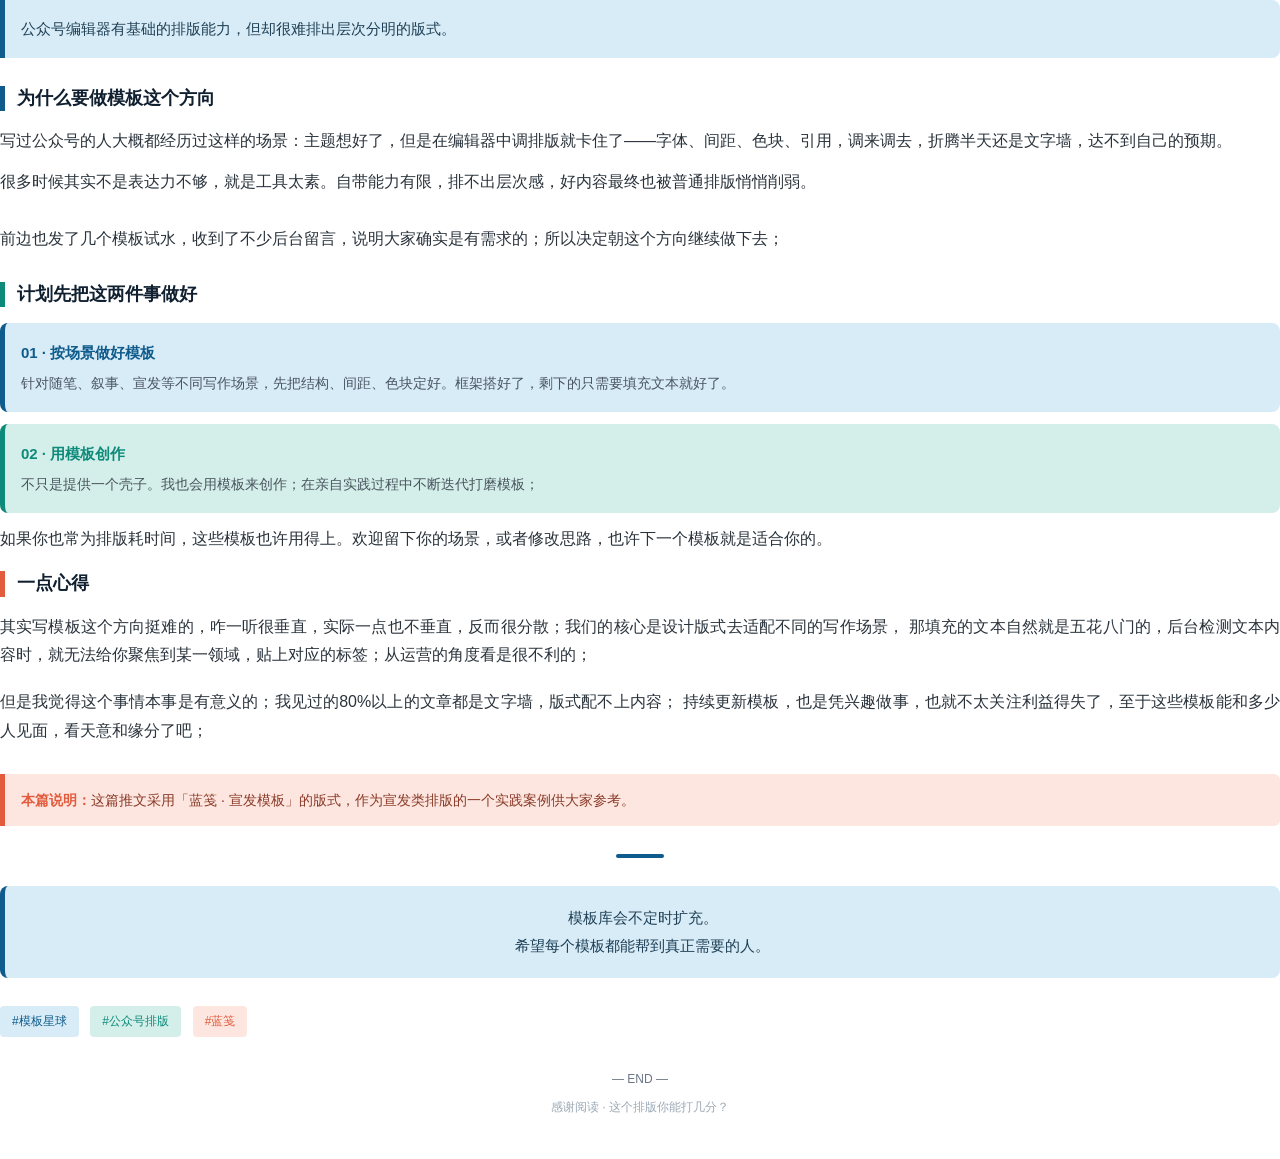
<file: template_02/article_01.html>
<!DOCTYPE html>
<html lang="zh-CN">
  <head>
    <meta charset="UTF-8" />
    <meta
      name="viewport"
      content="width=device-width, initial-scale=1, maximum-scale=1"
    />
    <!--标题： 公众号排版总是差点意思，我打算用模板来弥补-->
    <!-- 摘要：  排版总是差点意思？我打算用模板来解决——按场景把版式定好，写的时候只管填内容。 -->
    <title>公众号排版总是差点意思，我打算用模板来弥补</title>
    <link rel="stylesheet" href="style.css" />
  </head>
  <body>
    <!-- <section class="top-bar">&nbsp;</section> -->

    <section class="content">
      <p class="lead">
        公众号编辑器有基础的排版能力，但却很难排出层次分明的版式。
      </p>

      <h2 class="section-title section-title--blue">为什么要做模板这个方向</h2>

      <p class="paragraph paragraph--tight">
        写过公众号的人大概都经历过这样的场景：主题想好了，但是在编辑器中调排版就卡住了——字体、间距、色块、引用，调来调去，折腾半天还是文字墙，达不到自己的预期。
      </p>
      <p class="paragraph paragraph--space">
        很多时候其实不是表达力不够，就是工具太素。自带能力有限，排不出层次感，好内容最终也被普通排版悄悄削弱。
      </p>

      <p class="paragraph paragraph--space">
        前边也发了几个模板试水，收到了不少后台留言，说明大家确实是有需求的；所以决定朝这个方向继续做下去；
      </p>

      <h2 class="section-title section-title--mist">计划先把这两件事做好</h2>

      <section class="card card--blue">
        <p class="card__title card__title--blue">
          <strong>01 · 按场景做好模板</strong>
        </p>
        <p class="card__desc">
          针对随笔、叙事、宣发等不同写作场景，先把结构、间距、色块定好。框架搭好了，剩下的只需要填充文本就好了。
        </p>
      </section>

      <section class="card card--sage">
        <p class="card__title card__title--sage">
          <strong>02 · 用模板创作</strong>
        </p>
        <p class="card__desc">
          不只是提供一个壳子。我也会用模板来创作；在亲自实践过程中不断迭代打磨模板；
        </p>
      </section>

      <!-- <section class="card card--coral card--last">
        <p class="card__title card__title--coral">
          <strong>03 · 不断扩充模板库</strong>
        </p>
        <p class="card__desc">
          赭笺、青笺、蓝笺只是开头。后面会按实际用到的场景继续加，不着急堆数量，先保证每一套拿来能用、读着顺。
        </p>
      </section> -->

      <p class="paragraph">
        如果你也常为排版耗时间，这些模板也许用得上。欢迎留下你的场景，或者修改思路，也许下一个模板就是适合你的。
      </p>


      <h2 class="section-title section-title--coral">一点心得</h2>

      <p class="paragraph">
        其实写模板这个方向挺难的，咋一听很垂直，实际一点也不垂直，反而很分散；我们的核心是设计版式去适配不同的写作场景，
        那填充的文本自然就是五花八门的，后台检测文本内容时，就无法给你聚焦到某一领域，贴上对应的标签；从运营的角度看是很不利的；
      </p>

      <p class="paragraph paragraph--space">
        但是我觉得这个事情本事是有意义的；我见过的80%以上的文章都是文字墙，版式配不上内容；
        持续更新模板，也是凭兴趣做事，也就不太关注利益得失了，至于这些模板能和多少人见面，看天意和缘分了吧；
      </p>

      <p class="credit">
        <span class="credit__label">本篇说明：</span
        >这篇推文采用「蓝笺 · 宣发模板」的版式，作为宣发类排版的一个实践案例供大家参考。
      </p>

      <section class="divider">
        <section class="divider__line"></section>
      </section>

      <p class="ending">
        模板库会不定时扩充。<br />希望每个模板都能帮到真正需要的人。
      </p>

      <p class="tags">
        <span class="tag tag--blue">#模板星球</span>
        <span class="tag tag--sage">#公众号排版</span>
        <span class="tag tag--coral">#蓝笺</span>
      </p>
    </section>

    <section class="footer">
      <p class="footer__end">— END —</p>
      <p class="footer__note">感谢阅读 · 这个排版你能打几分？</p>
    </section>
  </body>
</html>
</file>
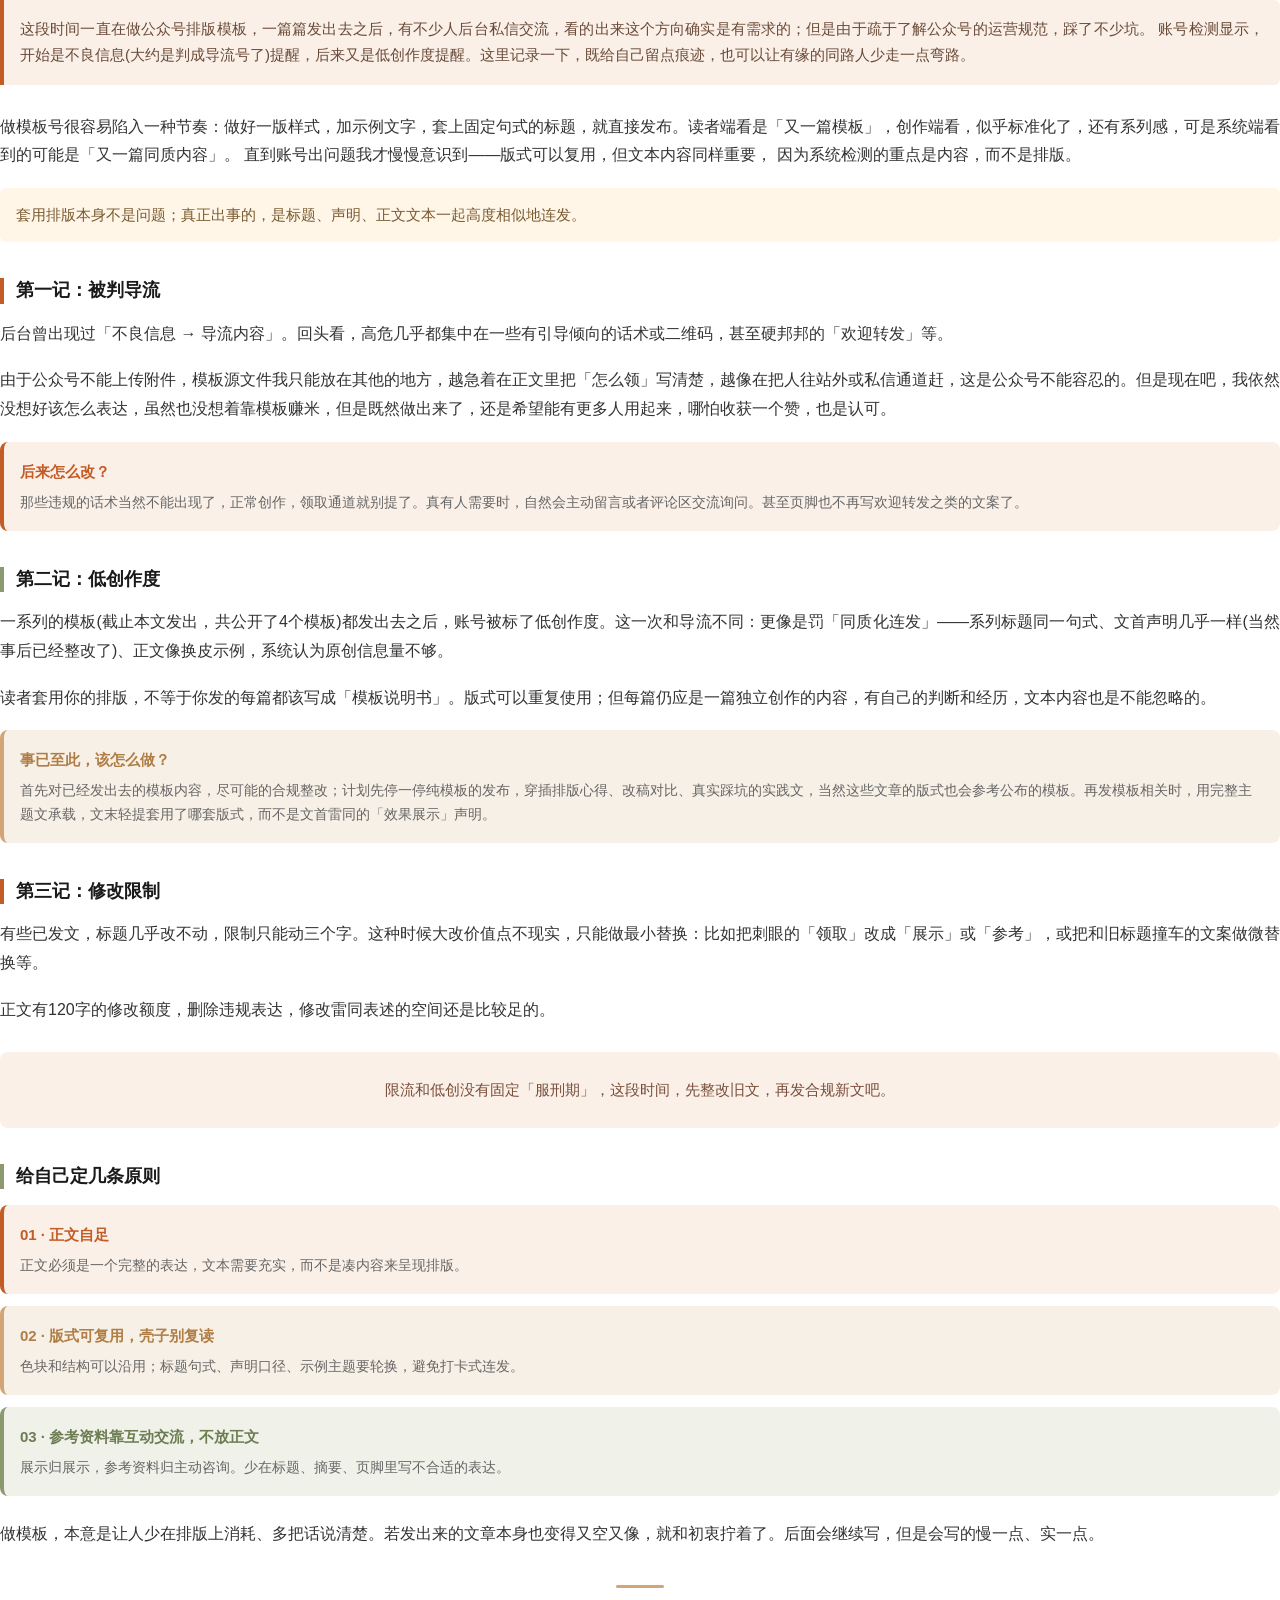
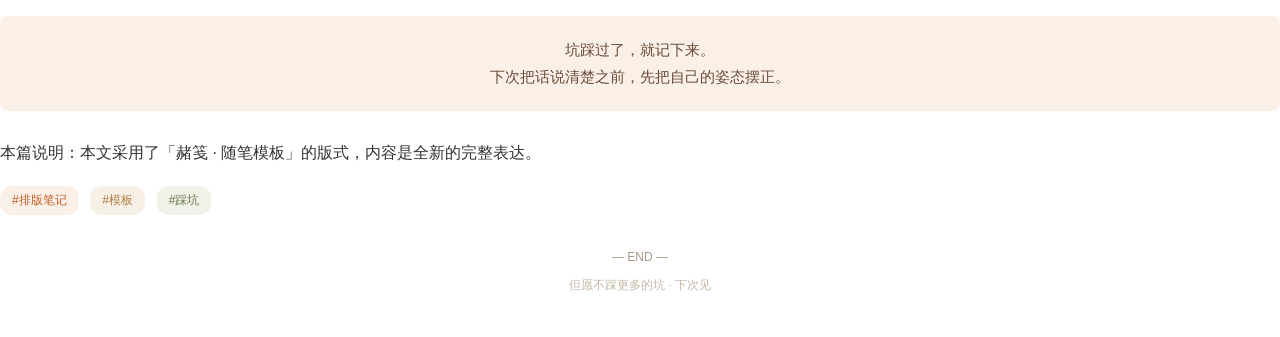
<file: template_03/article_01.html>
<!DOCTYPE html>
<html lang="zh-CN">
  <head>
    <meta charset="UTF-8" />
    <meta
      name="viewport"
      content="width=device-width, initial-scale=1, maximum-scale=1"
    />
    <!-- 标题：发公众号模板文，我最近踩过的几个坑 -->
    <!-- 摘要：导流、低创作度、标题只能改约三字……做模板号这段时间踩过的坑，以及我现在怎么改。 -->
    <title>公众号模板的创作过程中，我居然踩了这么多坑</title>
    <link rel="stylesheet" href="style.css" />
  </head>
  <body>

      <p class="lead">
        这段时间一直在做公众号排版模板，一篇篇发出去之后，有不少人后台私信交流，看的出来这个方向确实是有需求的；但是由于疏于了解公众号的运营规范，踩了不少坑。
        账号检测显示，开始是不良信息(大约是判成导流号了)提醒，后来又是低创作度提醒。这里记录一下，既给自己留点痕迹，也可以让有缘的同路人少走一点弯路。
      </p>

      <p class="paragraph">
       做模板号很容易陷入一种节奏：做好一版样式，加示例文字，套上固定句式的标题，就直接发布。读者端看是「又一篇模板」，创作端看，似乎标准化了，还有系列感，可是系统端看到的可能是「又一篇同质内容」。
       直到账号出问题我才慢慢意识到——版式可以复用，但文本内容同样重要， 因为系统检测的重点是内容，而不是排版。
      </p>

      <section class="highlight">
        <p class="highlight__text">
          套用排版本身不是问题；真正出事的，是标题、声明、正文文本一起高度相似地连发。
        </p>
      </section>

      <h2 class="section-title section-title--ochre">第一记：被判导流</h2>

      <p class="paragraph">
        后台曾出现过「不良信息 → 导流内容」。回头看，高危几乎都集中在一些有引导倾向的话术或二维码，甚至硬邦邦的「欢迎转发」等。
      </p>

      <p class="paragraph">
        由于公众号不能上传附件，模板源文件我只能放在其他的地方，越急着在正文里把「怎么领」写清楚，越像在把人往站外或私信通道赶，这是公众号不能容忍的。但是现在吧，我依然没想好该怎么表达，虽然也没想着靠模板赚米，但是既然做出来了，还是希望能有更多人用起来，哪怕收获一个赞，也是认可。
      </p>

      <section class="card card--ochre">
        <p class="card__title card__title--ochre">
          <strong>后来怎么改？</strong>
        </p>
        <p class="card__desc">
          那些违规的话术当然不能出现了，正常创作，领取通道就别提了。真有人需要时，自然会主动留言或者评论区交流询问。甚至页脚也不再写欢迎转发之类的文案了。
        </p>
      </section>

      <h2 class="section-title section-title--olive">第二记：低创作度</h2>

      <p class="paragraph">
        一系列的模板(截止本文发出，共公开了4个模板)都发出去之后，账号被标了低创作度。这一次和导流不同：更像是罚「同质化连发」——系列标题同一句式、文首声明几乎一样(当然事后已经整改了)、正文像换皮示例，系统认为原创信息量不够。
      </p>

      <p class="paragraph">
        读者套用你的排版，不等于你发的每篇都该写成「模板说明书」。版式可以重复使用；但每篇仍应是一篇独立创作的内容，有自己的判断和经历，文本内容也是不能忽略的。
      </p>

      <section class="card card--apricot">
        <p class="card__title card__title--apricot">
          <strong>事已至此，该怎么做？</strong>
        </p>
        <p class="card__desc">
          首先对已经发出去的模板内容，尽可能的合规整改；计划先停一停纯模板的发布，穿插排版心得、改稿对比、真实踩坑的实践文，当然这些文章的版式也会参考公布的模板。再发模板相关时，用完整主题文承载，文末轻提套用了哪套版式，而不是文首雷同的「效果展示」声明。
        </p>
      </section>

      <h2 class="section-title section-title--ochre">第三记：修改限制</h2>

      <p class="paragraph">
        有些已发文，标题几乎改不动，限制只能动三个字。这种时候大改价值点不现实，只能做最小替换：比如把刺眼的「领取」改成「展示」或「参考」，或把和旧标题撞车的文案做微替换等。
      </p>

      <p class="paragraph">
         正文有120字的修改额度，删除违规表达，修改雷同表述的空间还是比较足的。
      </p>

      <section class="quote">
        <p class="quote__text">
          限流和低创没有固定「服刑期」，这段时间，先整改旧文，再发合规新文吧。
        </p>
      </section>

      <h2 class="section-title section-title--olive">给自己定几条原则</h2>

      <section class="card card--ochre">
        <p class="card__title card__title--ochre">
          <strong>01 · 正文自足</strong>
        </p>
        <p class="card__desc">
          正文必须是一个完整的表达，文本需要充实，而不是凑内容来呈现排版。
        </p>
      </section>

      <section class="card card--apricot">
        <p class="card__title card__title--apricot">
          <strong>02 · 版式可复用，壳子别复读</strong>
        </p>
        <p class="card__desc">
          色块和结构可以沿用；标题句式、声明口径、示例主题要轮换，避免打卡式连发。
        </p>
      </section>

      <section class="card card--olive card--last">
        <p class="card__title card__title--olive">
          <strong>03 · 参考资料靠互动交流，不放正文</strong>
        </p>
        <p class="card__desc">
          展示归展示，参考资料归主动咨询。少在标题、摘要、页脚里写不合适的表达。
        </p>
      </section>

      <p class="paragraph">
        做模板，本意是让人少在排版上消耗、多把话说清楚。若发出来的文章本身也变得又空又像，就和初衷拧着了。后面会继续写，但是会写的慢一点、实一点。
      </p>

      <section class="divider">
        <section class="divider__line"></section>
      </section>

      <section class="ending">
        <p class="ending__text">
          坑踩过了，就记下来。<br />下次把话说清楚之前，先把自己的姿态摆正。
        </p>
      </section>

      <p class="paragraph">
        本篇说明：本文采用了「赭笺 · 随笔模板」的版式，内容是全新的完整表达。
      </p>

      <p class="tags">
        <span class="tag tag--ochre">#排版笔记</span>
        <span class="tag tag--apricot">#模板</span>
        <span class="tag tag--olive">#踩坑</span>
      </p>
    </section>

    <section class="footer">
      <p class="footer__end">— END —</p>
      <p class="footer__note">但愿不踩更多的坑 · 下次见</p>
    </section>
  </body>
</html>
</file>
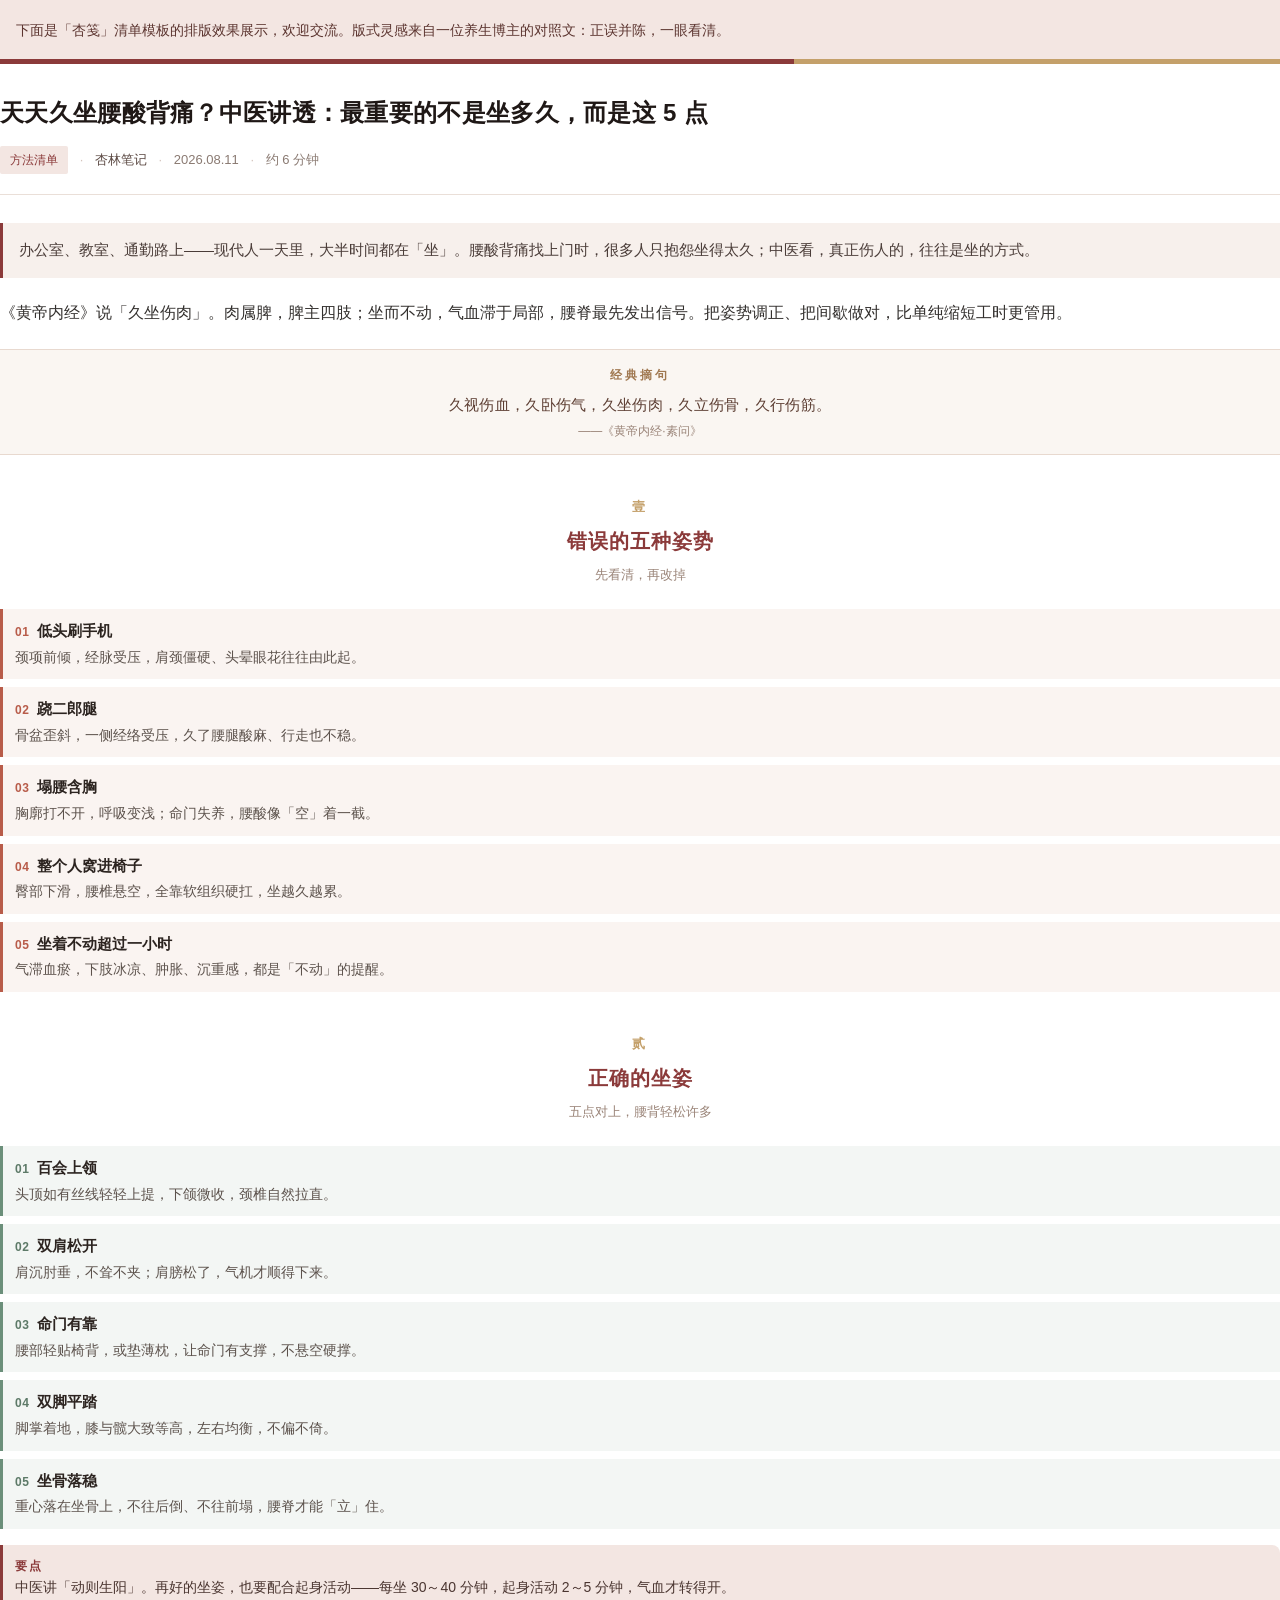
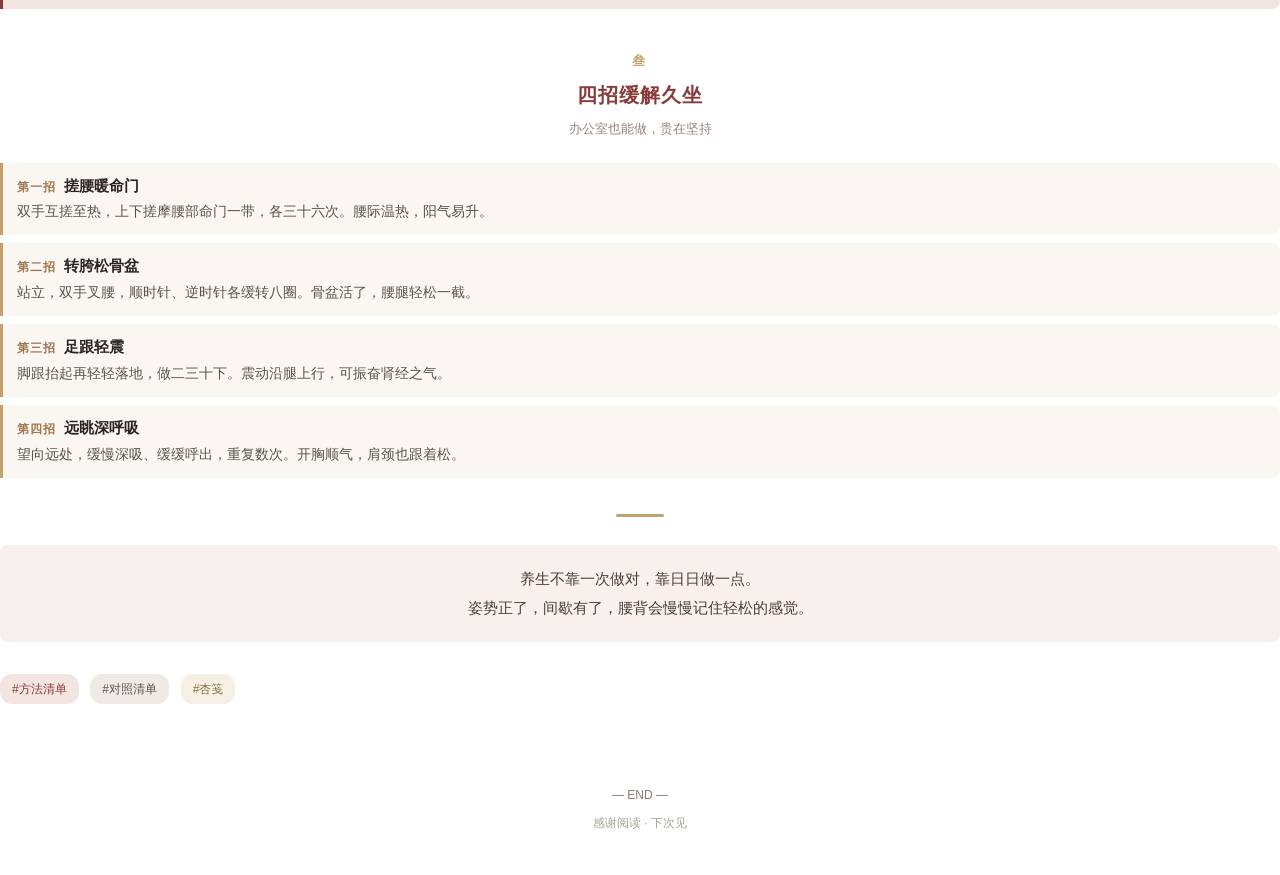
<file: template_04/article_01.html>
<!DOCTYPE html>
<html lang="zh-CN">
  <head>
    <meta charset="UTF-8" />
    <meta
      name="viewport"
      content="width=device-width, initial-scale=1, maximum-scale=1"
    />
    <!-- 标题：公众号模板分享｜【杏笺 · 清单模板】对照分明，步骤更清楚 -->
    <!-- 摘要：方法类文章怎么排更好读？「杏笺」用对照与步骤模块，把误区说清、做法写明。 -->
    <title>杏笺 · 清单模板</title>
    <link rel="stylesheet" href="style.css" />
  </head>
  <body>
    <!-- 提示文本, 不需要的话，整段删除 -->
    <section class="notice">
      <p class="notice__text">
        下面是「杏笺」清单模板的排版效果展示，欢迎交流。版式灵感来自一位养生博主的对照文：正误并陈，一眼看清。
      </p>
    </section>

    <section class="top-bar">&nbsp;</section>

    <section class="content">
      <h1 class="title">
        天天久坐腰酸背痛？中医讲透：最重要的不是坐多久，而是这 5 点
      </h1>

      <p class="meta">
        <span class="meta__tag">方法清单</span>
        <span class="meta__dot">·</span>
        <span class="meta__author">杏林笔记</span>
        <span class="meta__dot">·</span>
        <span>2026.08.11</span>
        <span class="meta__dot">·</span>
        <span>约 6 分钟</span>
      </p>

      <p class="lead">
        办公室、教室、通勤路上——现代人一天里，大半时间都在「坐」。腰酸背痛找上门时，很多人只抱怨坐得太久；中医看，真正伤人的，往往是坐的方式。
      </p>

      <p class="paragraph">
        《黄帝内经》说「久坐伤肉」。肉属脾，脾主四肢；坐而不动，气血滞于局部，腰脊最先发出信号。把姿势调正、把间歇做对，比单纯缩短工时更管用。
      </p>

      <section class="classic">
        <p class="classic__label">经典摘句</p>
        <p class="classic__text">久视伤血，久卧伤气，久坐伤肉，久立伤骨，久行伤筋。</p>
        <p class="classic__source">——《黄帝内经·素问》</p>
      </section>

      <section class="section-head">
        <p class="section-head__mark">壹</p>
        <h2 class="section-head__title">错误的五种姿势</h2>
        <p class="section-head__desc">先看清，再改掉</p>
      </section>

      <section class="point point--warn">
        <p class="point__title">
          <span class="point__num">01</span>低头刷手机
        </p>
        <p class="point__desc">
          颈项前倾，经脉受压，肩颈僵硬、头晕眼花往往由此起。
        </p>
      </section>

      <section class="point point--warn">
        <p class="point__title">
          <span class="point__num">02</span>跷二郎腿
        </p>
        <p class="point__desc">
          骨盆歪斜，一侧经络受压，久了腰腿酸麻、行走也不稳。
        </p>
      </section>

      <section class="point point--warn">
        <p class="point__title">
          <span class="point__num">03</span>塌腰含胸
        </p>
        <p class="point__desc">
          胸廓打不开，呼吸变浅；命门失养，腰酸像「空」着一截。
        </p>
      </section>

      <section class="point point--warn">
        <p class="point__title">
          <span class="point__num">04</span>整个人窝进椅子
        </p>
        <p class="point__desc">
          臀部下滑，腰椎悬空，全靠软组织硬扛，坐越久越累。
        </p>
      </section>

      <section class="point point--warn point--last">
        <p class="point__title">
          <span class="point__num">05</span>坐着不动超过一小时
        </p>
        <p class="point__desc">
          气滞血瘀，下肢冰凉、肿胀、沉重感，都是「不动」的提醒。
        </p>
      </section>

      <section class="section-head">
        <p class="section-head__mark">贰</p>
        <h2 class="section-head__title">正确的坐姿</h2>
        <p class="section-head__desc">五点对上，腰背轻松许多</p>
      </section>

      <section class="point point--ok">
        <p class="point__title">
          <span class="point__num">01</span>百会上领
        </p>
        <p class="point__desc">
          头顶如有丝线轻轻上提，下颌微收，颈椎自然拉直。
        </p>
      </section>

      <section class="point point--ok">
        <p class="point__title">
          <span class="point__num">02</span>双肩松开
        </p>
        <p class="point__desc">
          肩沉肘垂，不耸不夹；肩膀松了，气机才顺得下来。
        </p>
      </section>

      <section class="point point--ok">
        <p class="point__title">
          <span class="point__num">03</span>命门有靠
        </p>
        <p class="point__desc">
          腰部轻贴椅背，或垫薄枕，让命门有支撑，不悬空硬撑。
        </p>
      </section>

      <section class="point point--ok">
        <p class="point__title">
          <span class="point__num">04</span>双脚平踏
        </p>
        <p class="point__desc">
          脚掌着地，膝与髋大致等高，左右均衡，不偏不倚。
        </p>
      </section>

      <section class="point point--ok point--last">
        <p class="point__title">
          <span class="point__num">05</span>坐骨落稳
        </p>
        <p class="point__desc">
          重心落在坐骨上，不往后倒、不往前塌，腰脊才能「立」住。
        </p>
      </section>

      <section class="insight">
        <p class="insight__label">要点</p>
        <p class="insight__text">
          中医讲「动则生阳」。再好的坐姿，也要配合起身活动——每坐
          30～40 分钟，起身活动 2～5 分钟，气血才转得开。
        </p>
      </section>

      <section class="section-head">
        <p class="section-head__mark">叁</p>
        <h2 class="section-head__title">四招缓解久坐</h2>
        <p class="section-head__desc">办公室也能做，贵在坚持</p>
      </section>

      <section class="step">
        <p class="step__title">
          <span class="step__badge">第一招</span>搓腰暖命门
        </p>
        <p class="step__desc">
          双手互搓至热，上下搓摩腰部命门一带，各三十六次。腰际温热，阳气易升。
        </p>
      </section>

      <section class="step">
        <p class="step__title">
          <span class="step__badge">第二招</span>转胯松骨盆
        </p>
        <p class="step__desc">
          站立，双手叉腰，顺时针、逆时针各缓转八圈。骨盆活了，腰腿轻松一截。
        </p>
      </section>

      <section class="step">
        <p class="step__title">
          <span class="step__badge">第三招</span>足跟轻震
        </p>
        <p class="step__desc">
          脚跟抬起再轻轻落地，做二三十下。震动沿腿上行，可振奋肾经之气。
        </p>
      </section>

      <section class="step step--last">
        <p class="step__title">
          <span class="step__badge">第四招</span>远眺深呼吸
        </p>
        <p class="step__desc">
          望向远处，缓慢深吸、缓缓呼出，重复数次。开胸顺气，肩颈也跟着松。
        </p>
      </section>

      <section class="divider">
        <section class="divider__line"></section>
      </section>

      <section class="ending">
        <p class="ending__text">
          养生不靠一次做对，靠日日做一点。<br />姿势正了，间歇有了，腰背会慢慢记住轻松的感觉。
        </p>
      </section>

      <p class="tags">
        <span class="tag tag--cinnabar">#方法清单</span>
        <span class="tag tag--ink">#对照清单</span>
        <span class="tag tag--gold">#杏笺</span>
      </p>
    </section>

    <section class="footer">
      <p class="footer__end">— END —</p>
      <p class="footer__note">感谢阅读 · 下次见</p>
    </section>
  </body>
</html>
</file>
<file: template_00/style.css>
/* 赭笺 · 生活随笔模版 */

body {
  margin: 0;
  padding: 0;
  background-color: #ffffff;
  font-family: -apple-system, BlinkMacSystemFont, "PingFang SC", "Helvetica Neue",
    Arial, sans-serif;
  color: #2c2c2c;
  line-height: 1.8;
  -webkit-text-size-adjust: 100%;
}

/* 顶部色条 */
.top-bar {
  width: 100%;
  margin: 0;
  padding: 0;
  font-size: 0;
  line-height: 0;
}

.top-bar__segment {
  display: inline-block;
  height: 4px;
  margin: 0;
  padding: 0;
}

.top-bar__segment--primary {
  width: 70%;
  background-color: #c45c26;
}

.top-bar__segment--secondary {
  width: 30%;
  background-color: #d4a574;
}

/* 正文 */
.content {
  width: 100%;
  margin: 0;
  padding: 32px 0 48px;
  box-sizing: border-box;
  background-color: #ffffff;
}

.title {
  margin: 0 0 16px;
  padding: 0;
  font-size: 24px;
  font-weight: 700;
  line-height: 1.4;
  color: #1a1a1a;
  letter-spacing: 0.5px;
}

.meta {
  margin: 0 0 28px;
  padding: 0 0 20px;
  border-bottom: 1px solid #ebe3d8;
  font-size: 13px;
  color: #999;
}

.meta__tag {
  display: inline-block;
  color: #c45c26;
  background-color: #faf0e8;
  padding: 2px 8px;
  border-radius: 2px;
  font-size: 12px;
}

.meta__dot {
  margin: 0 8px;
  color: #ddd;
}

.meta__author {
  color: #666;
}

.lead {
  margin: 0 0 28px;
  padding: 16px;
  background-color: #faf0e8;
  border-left: 4px solid #c45c26;
  border-radius: 0 6px 6px 0;
  font-size: 15px;
  color: #6a4a38;
  line-height: 1.75;
  text-align: justify;
  word-break: break-word;
}

.paragraph {
  margin: 0 0 18px;
  padding: 0;
  font-size: 16px;
  color: #333;
  text-align: justify;
  word-break: break-word;
}

.highlight {
  width: 100%;
  margin: 8px 0;
  padding: 14px 16px;
  box-sizing: border-box;
  background-color: #fff6e8;
  border-radius: 6px;
}

.highlight__text {
  margin: 0;
  padding: 0;
  font-size: 15px;
  color: #7a5a30;
  line-height: 1.75;
  text-align: justify;
  word-break: break-word;
}

.section-title {
  margin: 36px 0 16px;
  padding: 0 0 0 12px;
  font-size: 18px;
  font-weight: 600;
  color: #1a1a1a;
  line-height: 1.4;
}

.section-title--ochre {
  border-left: 4px solid #c45c26;
}

.section-title--olive {
  border-left: 4px solid #8a9a6e;
}

.quote {
  width: 100%;
  margin: 28px 0;
  padding: 24px 18px;
  box-sizing: border-box;
  background-color: #faf0e8;
  border-radius: 8px;
  text-align: center;
}

.quote__mark {
  margin: 0 0 8px;
  padding: 0;
  font-size: 26px;
  line-height: 1;
  color: #c45c26;
}

.quote__text {
  margin: 0;
  padding: 0;
  font-size: 15px;
  color: #7a4e3a;
  line-height: 1.85;
}

.card {
  width: 100%;
  margin: 0 0 12px;
  padding: 16px;
  box-sizing: border-box;
  border-radius: 8px;
  border-left: 4px solid;
}

.card--last {
  margin-bottom: 24px;
}

.card--ochre {
  background-color: #faf0e8;
  border-left-color: #c45c26;
}

.card--apricot {
  background-color: #f7f0e6;
  border-left-color: #d4a574;
}

.card--olive {
  background-color: #f0f2ea;
  border-left-color: #8a9a6e;
}

.card__title {
  margin: 0 0 6px;
  padding: 0;
  font-size: 15px;
}

.card__title--ochre {
  color: #c45c26;
}

.card__title--apricot {
  color: #b07d45;
}

.card__title--olive {
  color: #6d7d52;
}

.card__desc {
  margin: 0;
  padding: 0;
  font-size: 14px;
  color: #666;
  line-height: 1.7;
}

.divider {
  width: 100%;
  margin: 36px 0 28px;
  padding: 0;
  text-align: center;
  font-size: 0;
  line-height: 0;
}

.divider__line {
  display: inline-block;
  width: 48px;
  height: 3px;
  background-color: #d4a574;
  border-radius: 2px;
  margin: 0;
  padding: 0;
}

.ending {
  width: 100%;
  margin: 0 0 28px;
  padding: 20px 16px;
  box-sizing: border-box;
  background-color: #faf0e8;
  border-radius: 8px;
  text-align: center;
}

.ending__text {
  margin: 0;
  padding: 0;
  font-size: 15px;
  color: #6a4a38;
  line-height: 1.85;
}

.tags {
  margin: 0;
  padding: 0;
  font-size: 13px;
}

.tag {
  display: inline-block;
  margin: 0 8px 8px 0;
  padding: 4px 12px;
  border-radius: 12px;
  font-size: 12px;
}

.tag--ochre {
  background-color: #faf0e8;
  color: #c45c26;
}

.tag--apricot {
  background-color: #f7f0e6;
  color: #b07d45;
}

.tag--olive {
  background-color: #f0f2ea;
  color: #6d7d52;
}

.footer {
  width: 100%;
  margin: 0;
  padding: 24px 0 40px;
  box-sizing: border-box;
  text-align: center;
}

.footer__end {
  margin: 0 0 6px;
  padding: 0;
  font-size: 12px;
  color: #a89888;
}

.footer__note {
  margin: 0;
  padding: 0;
  font-size: 12px;
  color: #c4b5a5;
}
</file>
<file: template_01/style.css>
/* 青笺 · 叙事模版 */

body {
  margin: 0;
  padding: 0;
  background-color: #ffffff;
  font-family: -apple-system, BlinkMacSystemFont, "PingFang SC", "Helvetica Neue",
    Arial, sans-serif;
  color: #2c322e;
  line-height: 1.85;
  -webkit-text-size-adjust: 100%;
}

.top-bar {
  height: 3px;
  background-color: #5d8a78;
  margin: 0;
  padding: 0;
}

.content {
  width: 100%;
  margin: 0;
  padding: 32px 0 44px;
  box-sizing: border-box;
  background-color: #ffffff;
}

.title {
  margin: 0 0 16px;
  padding: 0;
  font-size: 24px;
  font-weight: 700;
  line-height: 1.45;
  color: #1f2924;
  letter-spacing: 0.3px;
}

.meta {
  margin: 0 0 28px;
  padding: 0 0 20px;
  border-bottom: 1px solid #ebe4da;
  font-size: 13px;
  color: #8a8075;
}

.meta__author {
  color: #5a6b62;
}

.meta__dot {
  margin: 0 8px;
  color: #d4cdc3;
}

.lead {
  margin: 0 0 28px;
  padding: 14px 16px;
  background-color: #eef4f1;
  border-left: 3px solid #5d8a78;
  font-size: 15px;
  color: #4a5c54;
  line-height: 1.75;
  text-align: justify;
  word-break: break-word;
}

.paragraph {
  margin: 0 0 18px;
  padding: 0;
  font-size: 16px;
  color: #333a36;
  text-align: justify;
  word-break: break-word;
}

.section-title {
  margin: 36px 0 16px;
  padding: 0 0 0 12px;
  font-size: 18px;
  font-weight: 600;
  color: #1f2924;
  line-height: 1.4;
}

.section-title--sage {
  border-left: 4px solid #5d8a78;
}

.section-title--blue {
  border-left: 4px solid #6b8fa3;
}

.section-title--coral {
  border-left: 4px solid #c9896a;
}

.quote {
  margin: 28px 0;
  padding: 20px 18px;
  background-color: #fdf0e8;
  border-radius: 6px;
  font-size: 15px;
  color: #7a4e3a;
  text-align: center;
  line-height: 1.8;
}

.scene {
  width: 100%;
  margin: 24px 0;
  padding: 16px;
  box-sizing: border-box;
  background-color: #eef3f7;
  border-radius: 6px;
  border-left: 3px solid #6b8fa3;
}

.scene__text {
  margin: 0;
  padding: 0;
  font-size: 14px;
  color: #4a5c68;
  line-height: 1.7;
}

.highlight {
  width: 100%;
  margin: 8px 0;
  padding: 16px;
  box-sizing: border-box;
  background-color: #fff8e8;
  border-radius: 6px;
}

.highlight__text {
  margin: 0;
  padding: 0;
  font-size: 15px;
  color: #6a5530;
  line-height: 1.8;
  text-align: justify;
  word-break: break-word;
}

.divider {
  width: 100%;
  margin: 36px 0 28px;
  padding: 0;
  text-align: center;
  font-size: 0;
  line-height: 0;
}

.divider__line {
  display: inline-block;
  width: 48px;
  height: 3px;
  background-color: #7a9e8e;
  border-radius: 2px;
  margin: 0;
  padding: 0;
}

.ending {
  margin: 0 0 32px;
  padding: 18px 16px;
  background-color: #eef4f1;
  border-radius: 6px;
  font-size: 15px;
  color: #3d524a;
  text-align: center;
  line-height: 1.85;
}

.tags {
  margin: 0;
  padding: 0;
  font-size: 13px;
}

.tag {
  display: inline-block;
  margin: 0 8px 8px 0;
  padding: 4px 12px;
  border-radius: 12px;
  font-size: 12px;
}

.tag--sage {
  background-color: #e8f0ec;
  color: #5d8a78;
}

.tag--blue {
  background-color: #e8eef3;
  color: #6b8fa3;
}

.tag--coral {
  background-color: #fdf0e8;
  color: #c9896a;
}

.footer {
  width: 100%;
  margin: 0;
  padding: 24px 0 40px;
  box-sizing: border-box;
  text-align: center;
}

.footer__end {
  margin: 0 0 6px;
  padding: 0;
  font-size: 12px;
  color: #8a8075;
}

.footer__note {
  margin: 0;
  padding: 0;
  font-size: 12px;
  color: #a89f93;
}
</file>
<file: template_02/style.css>
/* 蓝笺 · 产品宣发模版
 * 使用实色 hex，便于浏览器复制富文本到微信后颜色稳定
 * 左侧色条统一直角，避免 border-radius 把左边条「舔圆」
 */

body {
  margin: 0;
  padding: 0;
  background-color: #ffffff;
  font-family: -apple-system, BlinkMacSystemFont, "PingFang SC", "Helvetica Neue",
    Arial, sans-serif;
  color: #2a333c;
  line-height: 1.8;
  -webkit-text-size-adjust: 100%;
}

.content {
  width: 100%;
  margin: 0;
  padding: 0 ;
  box-sizing: border-box;
  background-color: #ffffff;
}

.eyebrow {
  margin: 0 0 10px;
  padding: 0;
  font-size: 13px;
  font-weight: 600;
  letter-spacing: 3px;
  color: #0f5c8c;
}

.title {
  margin: 0 0 14px;
  padding: 0;
  font-size: 28px;
  font-weight: 700;
  line-height: 1.35;
  color: #102030;
  letter-spacing: 0.5px;
}

.tagline {
  margin: 0 0 24px;
  padding: 0;
  font-size: 16px;
  color: #6b7785;
  line-height: 1.6;
}

.meta {
  margin: 0 0 28px;
  padding: 0 0 20px;
  border-bottom: 1px solid #d0dde8;
  font-size: 13px;
  color: #6b7785;
}

.meta__tag {
  display: inline-block;
  color: #ffffff;
  background-color: #0f5c8c;
  padding: 3px 10px;
  border-radius: 2px;
  font-size: 12px;
  font-weight: 500;
}

.meta__dot {
  margin: 0 8px;
  color: #c5d0da;
}

.credit {
  margin: 0 0 28px;
  padding: 14px 16px;
  background-color: #fde6df;
  border-left: 5px solid #e25b3c;
  border-radius: 0 6px 6px 0;
  font-size: 14px;
  color: #8a3a28;
  line-height: 1.75;
  text-align: justify;
  word-break: break-word;
}

.credit__label {
  font-weight: 600;
  color: #e25b3c;
}

.lead {
  margin: 0 0 28px;
  padding: 16px;
  background-color: #d8ecf7;
  border-left: 5px solid #0f5c8c;
  border-radius: 0 8px 8px 0;
  font-size: 15px;
  color: #1e3f55;
  line-height: 1.75;
  text-align: justify;
  word-break: break-word;
}

.section-title {
  margin: 8px 0 16px;
  padding: 0 0 0 12px;
  font-size: 18px;
  font-weight: 600;
  color: #102030;
  line-height: 1.4;
  border-radius: 0;
}

.section-title--blue {
  border-left: 5px solid #0f5c8c;
}

.section-title--mist {
  border-left: 5px solid #0d8a7a;
}

.section-title--coral {
  border-left: 5px solid #e25b3c;
}

.paragraph {
  margin: 0 0 18px;
  padding: 0;
  font-size: 16px;
  color: #2a333c;
  text-align: justify;
  word-break: break-word;
}

.paragraph--tight {
  margin-bottom: 12px;
}

.paragraph--space {
  margin-bottom: 28px;
}

/* 四角圆角，左侧色条两端也会带一点圆 */
.card {
  width: 100%;
  margin: 0 0 12px;
  padding: 16px;
  box-sizing: border-box;
  border-radius: 8px;
  border-left: 5px solid #0f5c8c;
}

.card--last {
  margin-bottom: 28px;
}

.card--blue {
  background-color: #d8ecf7;
  border-left-color: #0f5c8c;
}

.card--sage {
  background-color: #d4efe9;
  border-left-color: #0d8a7a;
}

.card--coral {
  background-color: #fde6df;
  border-left-color: #e25b3c;
}

.card__title {
  margin: 0 0 6px;
  padding: 0;
  font-size: 15px;
}

.card__title--blue {
  color: #0f5c8c;
}

.card__title--sage {
  color: #0d8a7a;
}

.card__title--coral {
  color: #e25b3c;
}

.card__desc {
  margin: 0;
  padding: 0;
  font-size: 14px;
  color: #4a5560;
  line-height: 1.7;
}

.stats {
  width: 100%;
  margin: 0 0 28px;
  padding: 22px 8px;
  box-sizing: border-box;
  background-color: #e8f2f8;
  border-radius: 8px;
}

.stats__table {
  width: 100%;
  border: 0 !important;
  border-collapse: collapse;
  border-spacing: 0;
}

.stats__table td,
.stats__cell {
  width: 33.33%;
  text-align: center;
  vertical-align: top;
  padding: 0 4px;
  border: 0 !important;
  border-color: #e8f2f8 !important;
  background-color: #e8f2f8;
}

.stats__value {
  margin: 0 0 4px;
  padding: 0;
  font-size: 22px;
  font-weight: 700;
  line-height: 1.2;
}

.stats__value--blue {
  color: #0f5c8c;
}

.stats__value--sage {
  color: #0d8a7a;
}

.stats__value--coral {
  color: #e25b3c;
}

.stats__label {
  margin: 0;
  padding: 0;
  font-size: 12px;
  color: #6b7785;
}

.divider {
  width: 100%;
  margin: 28px 0;
  padding: 0;
  text-align: center;
  font-size: 0;
  line-height: 0;
}

.divider__line {
  display: inline-block;
  width: 48px;
  height: 4px;
  background-color: #0f5c8c;
  border-radius: 2px;
  margin: 0;
  padding: 0;
}

.cta {
  width: 100%;
  margin: 0 0 28px;
  padding: 28px 18px;
  box-sizing: border-box;
  background-color: #0a3d5c;
  border-radius: 8px;
  border-bottom: 4px solid #e25b3c;
  text-align: center;
}

.cta__label {
  margin: 0 0 10px;
  padding: 0;
  font-size: 12px;
  letter-spacing: 3px;
  color: #7eb8d9;
  font-weight: 600;
}

.cta__title {
  margin: 0 0 8px;
  padding: 0;
  font-size: 18px;
  font-weight: 700;
  color: #ffffff;
  line-height: 1.5;
}

.cta__note {
  margin: 0;
  padding: 0;
  font-size: 13px;
  color: #a8cfe0;
}

.ending {
  margin: 0 0 28px;
  padding: 18px 16px;
  background-color: #d8ecf7;
  border-radius: 8px;
  border-left: 5px solid #0f5c8c;
  font-size: 15px;
  color: #1e3f55;
  text-align: center;
  line-height: 1.85;
}

.tags {
  margin: 0;
  padding: 0;
  font-size: 13px;
}

.tag {
  display: inline-block;
  margin: 0 8px 8px 0;
  padding: 5px 12px;
  border-radius: 4px;
  font-size: 12px;
  font-weight: 500;
}

.tag--blue {
  background-color: #d8ecf7;
  color: #0f5c8c;
}

.tag--sage {
  background-color: #d4efe9;
  color: #0d8a7a;
}

.tag--coral {
  background-color: #fde6df;
  color: #e25b3c;
}

.footer {
  width: 100%;
  margin: 0;
  padding: 24px 0 40px;
  box-sizing: border-box;
  text-align: center;
}

.footer__end {
  margin: 0 0 6px;
  padding: 0;
  font-size: 12px;
  color: #6b7785;
}

.footer__note {
  margin: 0;
  padding: 0;
  font-size: 12px;
  color: #9aa8b5;
}
</file>
<file: template_03/style.css>
/* 赭笺 · 生活随笔模板 */

body {
  margin: 0;
  padding: 0;
  background-color: #ffffff;
  font-family: -apple-system, BlinkMacSystemFont, "PingFang SC", "Helvetica Neue",
    Arial, sans-serif;
  color: #2c2c2c;
  line-height: 1.8;
  -webkit-text-size-adjust: 100%;
}

.notice {
  width: 100%;
  margin: 0;
  padding: 18px 16px 16px;
  box-sizing: border-box;
  background-color: #faf0e8;
}

.notice__label {
  margin: 0 0 8px;
  padding: 0;
  font-size: 13px;
  font-weight: 600;
  letter-spacing: 1px;
  color: #c45c26;
}

.notice__text {
  margin: 0;
  padding: 0;
  font-size: 14px;
  color: #6a4a38;
  line-height: 1.75;
  text-align: justify;
  word-break: break-word;
}

/* 顶部色条 */
.top-bar {
  width: 100%;
  margin: 0;
  padding: 0;
  font-size: 0;
  line-height: 0;
}

.top-bar__segment {
  display: inline-block;
  height: 4px;
  margin: 0;
  padding: 0;
}

.top-bar__segment--primary {
  width: 70%;
  background-color: #c45c26;
}

.top-bar__segment--secondary {
  width: 30%;
  background-color: #d4a574;
}

/* 正文 */
.content {
  width: 100%;
  margin: 0;
  padding: 32px 0 48px;
  box-sizing: border-box;
  background-color: #ffffff;
}

.title {
  margin: 0 0 16px;
  padding: 0;
  font-size: 24px;
  font-weight: 700;
  line-height: 1.4;
  color: #1a1a1a;
  letter-spacing: 0.5px;
}

.meta {
  margin: 0 0 28px;
  padding: 0 0 20px;
  border-bottom: 1px solid #ebe3d8;
  font-size: 13px;
  color: #999;
}

.meta__tag {
  display: inline-block;
  color: #c45c26;
  background-color: #faf0e8;
  padding: 2px 8px;
  border-radius: 2px;
  font-size: 12px;
}

.meta__dot {
  margin: 0 8px;
  color: #ddd;
}

.meta__author {
  color: #666;
}

.lead {
  margin: 0 0 28px;
  padding: 16px;
  background-color: #faf0e8;
  border-left: 4px solid #c45c26;
  border-radius: 0 6px 6px 0;
  font-size: 15px;
  color: #6a4a38;
  line-height: 1.75;
  text-align: justify;
  word-break: break-word;
}

.paragraph {
  margin: 0 0 18px;
  padding: 0;
  font-size: 16px;
  color: #333;
  text-align: justify;
  word-break: break-word;
}

.highlight {
  width: 100%;
  margin: 8px 0;
  padding: 14px 16px;
  box-sizing: border-box;
  background-color: #fff6e8;
  border-radius: 6px;
}

.highlight__text {
  margin: 0;
  padding: 0;
  font-size: 15px;
  color: #7a5a30;
  line-height: 1.75;
  text-align: justify;
  word-break: break-word;
}

.section-title {
  margin: 36px 0 16px;
  padding: 0 0 0 12px;
  font-size: 18px;
  font-weight: 600;
  color: #1a1a1a;
  line-height: 1.4;
}

.section-title--ochre {
  border-left: 4px solid #c45c26;
}

.section-title--olive {
  border-left: 4px solid #8a9a6e;
}

.quote {
  width: 100%;
  margin: 28px 0;
  padding: 24px 18px;
  box-sizing: border-box;
  background-color: #faf0e8;
  border-radius: 8px;
  text-align: center;
}

.quote__mark {
  margin: 0 0 8px;
  padding: 0;
  font-size: 26px;
  line-height: 1;
  color: #c45c26;
}

.quote__text {
  margin: 0;
  padding: 0;
  font-size: 15px;
  color: #7a4e3a;
  line-height: 1.85;
}

.card {
  width: 100%;
  margin: 0 0 12px;
  padding: 16px;
  box-sizing: border-box;
  border-radius: 8px;
  border-left: 4px solid;
}

.card--last {
  margin-bottom: 24px;
}

.card--ochre {
  background-color: #faf0e8;
  border-left-color: #c45c26;
}

.card--apricot {
  background-color: #f7f0e6;
  border-left-color: #d4a574;
}

.card--olive {
  background-color: #f0f2ea;
  border-left-color: #8a9a6e;
}

.card__title {
  margin: 0 0 6px;
  padding: 0;
  font-size: 15px;
}

.card__title--ochre {
  color: #c45c26;
}

.card__title--apricot {
  color: #b07d45;
}

.card__title--olive {
  color: #6d7d52;
}

.card__desc {
  margin: 0;
  padding: 0;
  font-size: 14px;
  color: #666;
  line-height: 1.7;
}

.divider {
  width: 100%;
  margin: 36px 0 28px;
  padding: 0;
  text-align: center;
  font-size: 0;
  line-height: 0;
}

.divider__line {
  display: inline-block;
  width: 48px;
  height: 3px;
  background-color: #d4a574;
  border-radius: 2px;
  margin: 0;
  padding: 0;
}

.ending {
  width: 100%;
  margin: 0 0 28px;
  padding: 20px 16px;
  box-sizing: border-box;
  background-color: #faf0e8;
  border-radius: 8px;
  text-align: center;
}

.ending__text {
  margin: 0;
  padding: 0;
  font-size: 15px;
  color: #6a4a38;
  line-height: 1.85;
}

.tags {
  margin: 0;
  padding: 0;
  font-size: 13px;
}

.tag {
  display: inline-block;
  margin: 0 8px 8px 0;
  padding: 4px 12px;
  border-radius: 12px;
  font-size: 12px;
}

.tag--ochre {
  background-color: #faf0e8;
  color: #c45c26;
}

.tag--apricot {
  background-color: #f7f0e6;
  color: #b07d45;
}

.tag--olive {
  background-color: #f0f2ea;
  color: #6d7d52;
}

.footer {
  width: 100%;
  margin: 0;
  padding: 24px 0 40px;
  box-sizing: border-box;
  text-align: center;
}

.footer__end {
  margin: 0 0 6px;
  padding: 0;
  font-size: 12px;
  color: #a89888;
}

.footer__note {
  margin: 0;
  padding: 0;
  font-size: 12px;
  color: #c4b5a5;
}
</file>
<file: template_04/style.css>
/* 杏笺 · 清单模板
 * 方法/科普干货：丹红主色 + 浅金点缀，实色 hex，便于复制进微信
 */

body {
  margin: 0;
  padding: 0;
  background-color: #ffffff;
  font-family: -apple-system, BlinkMacSystemFont, "PingFang SC", "Helvetica Neue",
    Arial, sans-serif;
  color: #2c2420;
  line-height: 1.85;
  -webkit-text-size-adjust: 100%;
}

.notice {
  width: 100%;
  margin: 0;
  padding: 18px 16px 16px;
  box-sizing: border-box;
  background-color: #f3e6e2;
}

.notice__text {
  margin: 0;
  padding: 0;
  font-size: 14px;
  color: #5c3530;
  line-height: 1.75;
  text-align: justify;
  word-break: break-word;
}

.top-bar {
  width: 100%;
  height: 5px;
  margin: 0;
  padding: 0;
  font-size: 0;
  line-height: 0;
  background-color: #8b3a3a;
  background-image: linear-gradient(
    to right,
    #8b3a3a 0%,
    #8b3a3a 62%,
    #c4a06a 62%,
    #c4a06a 100%
  );
}

.content {
  width: 100%;
  margin: 0;
  padding: 32px 0 48px;
  box-sizing: border-box;
  background-color: #ffffff;
}

.title {
  margin: 0 0 16px;
  padding: 0;
  font-size: 24px;
  font-weight: 700;
  line-height: 1.45;
  color: #1f1816;
  letter-spacing: 0.3px;
}

.meta {
  margin: 0 0 28px;
  padding: 0 0 20px;
  border-bottom: 1px solid #eadfd8;
  font-size: 13px;
  color: #8a7a72;
}

.meta__tag {
  display: inline-block;
  padding: 3px 10px;
  background-color: #f3e6e2;
  color: #8b3a3a;
  border-radius: 2px;
  font-size: 12px;
  font-weight: 500;
}

.meta__author {
  color: #5c4a44;
}

.meta__dot {
  margin: 0 8px;
  color: #d4c4bc;
}

.lead {
  margin: 0 0 20px;
  padding: 14px 16px;
  background-color: #f7f0ec;
  border-left: 3px solid #8b3a3a;
  font-size: 15px;
  color: #4a3c38;
  line-height: 1.75;
  text-align: justify;
  word-break: break-word;
}

.paragraph {
  margin: 0 0 22px;
  padding: 0;
  font-size: 16px;
  color: #33302e;
  text-align: justify;
  word-break: break-word;
}

/* 经典摘句 / 一句提醒 */
.classic {
  width: 100%;
  margin: 4px 0 28px;
  padding: 14px 14px;
  box-sizing: border-box;
  background-color: #faf6f2;
  border-top: 1px solid #e8d9cf;
  border-bottom: 1px solid #e8d9cf;
  text-align: center;
}

.classic__label {
  margin: 0 0 6px;
  padding: 0;
  font-size: 12px;
  font-weight: 600;
  letter-spacing: 3px;
  color: #a07850;
}

.classic__text {
  margin: 0 0 6px;
  padding: 0;
  font-size: 15px;
  color: #5c3d32;
  line-height: 1.65;
  letter-spacing: 0.3px;
}

.classic__source {
  margin: 0;
  padding: 0;
  font-size: 12px;
  color: #9a8478;
  line-height: 1.4;
}

/* 分节标题：居中，适合分条讲透 */
.section-head {
  width: 100%;
  margin: 40px 0 22px;
  padding: 0;
  text-align: center;
}

.section-head__mark {
  margin: 0 0 8px;
  padding: 0;
  font-size: 13px;
  font-weight: 600;
  letter-spacing: 4px;
  color: #c4a06a;
}

.section-head__title {
  margin: 0 0 8px;
  padding: 0;
  font-size: 20px;
  font-weight: 700;
  color: #8b3a3a;
  line-height: 1.4;
  letter-spacing: 1px;
}

.section-head__desc {
  margin: 0;
  padding: 0;
  font-size: 13px;
  color: #9a8478;
}

/* 对照要点：误区 / 正确；序号与标题同行，小屏更紧凑 */
.point {
  width: 100%;
  margin: 0 0 8px;
  padding: 11px 12px 11px 12px;
  box-sizing: border-box;
  border-left: 3px solid #c9896a;
  background-color: #faf4f1;
}

.point--warn {
  border-left-color: #b85c4a;
  background-color: #faf4f1;
}

.point--ok {
  border-left-color: #6b8f7a;
  background-color: #f3f6f4;
}

.point--last {
  margin-bottom: 8px;
}

.point__title {
  margin: 0 0 4px;
  padding: 0;
  font-size: 15px;
  font-weight: 600;
  color: #2c2420;
  line-height: 1.45;
}

.point__num {
  margin: 0 8px 0 0;
  padding: 0;
  font-size: 12px;
  font-weight: 600;
  letter-spacing: 0.5px;
  color: #a07850;
}

.point--warn .point__num {
  color: #b85c4a;
}

.point--ok .point__num {
  color: #5d7a68;
}

.point__desc {
  margin: 0;
  padding: 0;
  font-size: 14px;
  color: #5c524c;
  line-height: 1.6;
  text-align: justify;
  word-break: break-word;
}

/* 要点强调 */
.insight {
  width: 100%;
  margin: 16px 0 8px;
  padding: 10px 12px;
  box-sizing: border-box;
  background-color: #f3e6e2;
  border-radius: 0 8px 8px 0;
  border-left: 3px solid #8b3a3a;
}

.insight__label {
  margin: 0 8px 0 0;
  padding: 0;
  font-size: 12px;
  font-weight: 600;
  letter-spacing: 2px;
  color: #8b3a3a;
}

.insight__text {
  margin: 0;
  padding: 0;
  font-size: 14px;
  color: #4a3530;
  line-height: 1.55;
  text-align: justify;
  word-break: break-word;
}

/* 功法步骤；标签与标题同行 */
.step {
  width: 100%;
  margin: 0 0 8px;
  padding: 12px 14px;
  box-sizing: border-box;
  background-color: #faf6f2;
  border-radius: 0 8px 8px 0;
  border-left: 3px solid #c4a06a;
}

.step--last {
  margin-bottom: 8px;
}

.step__title {
  margin: 0 0 4px;
  padding: 0;
  font-size: 15px;
  font-weight: 600;
  color: #2c2420;
  line-height: 1.45;
}

.step__badge {
  margin: 0 8px 0 0;
  padding: 0;
  font-size: 12px;
  font-weight: 600;
  letter-spacing: 1px;
  color: #a07850;
}

.step__desc {
  margin: 0;
  padding: 0;
  font-size: 14px;
  color: #5c524c;
  line-height: 1.65;
  text-align: justify;
  word-break: break-word;
}

.divider {
  width: 100%;
  margin: 36px 0 28px;
  padding: 0;
  text-align: center;
  font-size: 0;
  line-height: 0;
}

.divider__line {
  display: inline-block;
  width: 48px;
  height: 3px;
  background-color: #c4a06a;
  border-radius: 2px;
  margin: 0;
  padding: 0;
}

.ending {
  width: 100%;
  margin: 0 0 32px;
  padding: 20px 16px;
  box-sizing: border-box;
  background-color: #f7f0ec;
  border-radius: 8px;
  text-align: center;
}

.ending__text {
  margin: 0;
  padding: 0;
  font-size: 15px;
  color: #4a3c38;
  line-height: 1.9;
}

.tags {
  margin: 0;
  padding: 0;
  font-size: 13px;
}

.tag {
  display: inline-block;
  margin: 0 8px 8px 0;
  padding: 4px 12px;
  border-radius: 12px;
  font-size: 12px;
}

.tag--cinnabar {
  background-color: #f3e6e2;
  color: #8b3a3a;
}

.tag--ink {
  background-color: #eeeae6;
  color: #5c524c;
}

.tag--gold {
  background-color: #f5efe4;
  color: #8a6d42;
}

.footer {
  width: 100%;
  margin: 0;
  padding: 24px 0 40px;
  box-sizing: border-box;
  text-align: center;
}

.footer__end {
  margin: 0 0 6px;
  padding: 0;
  font-size: 12px;
  color: #8a7a72;
}

.footer__note {
  margin: 0;
  padding: 0;
  font-size: 12px;
  color: #a89f93;
}
</file>
<file: template_05/style.css>
/* 墨笺 · 时评模板
 * 新闻事件点评：墨青主色 + 赭金点缀，实色 hex，便于复制进微信
 */

body {
  margin: 0;
  padding: 0;
  background-color: #ffffff;
  font-family: -apple-system, BlinkMacSystemFont, "PingFang SC", "Helvetica Neue",
    Arial, sans-serif;
  color: #2a3038;
  line-height: 1.85;
  -webkit-text-size-adjust: 100%;
}

.top-bar {
  width: 100%;
  height: 5px;
  margin: 0;
  padding: 0;
  font-size: 0;
  line-height: 0;
  background-color: #1e3a4c;
  background-image: linear-gradient(
    to right,
    #1e3a4c 0%,
    #1e3a4c 62%,
    #b8874a 62%,
    #b8874a 100%
  );
}

.content {
  width: 100%;
  margin: 0;
  padding: 32px 0 48px;
  box-sizing: border-box;
  background-color: #ffffff;
}

.title {
  margin: 0 0 16px;
  padding: 0;
  font-size: 24px;
  font-weight: 700;
  line-height: 1.45;
  color: #152028;
  letter-spacing: 0.3px;
}

/* 事件速览 */
.brief {
  width: 100%;
  margin: 20px 0 28px;
  padding: 18px 16px;
  box-sizing: border-box;
  background-color: #f4f7f9;
  border-radius: 0 8px 8px 0;
  border-left: 3px solid #1e3a4c;
}

.brief__label {
  margin: 0 0 10px;
  padding: 0;
  font-size: 12px;
  font-weight: 600;
  letter-spacing: 2px;
  color: #1e3a4c;
}

.brief__item {
  margin: 0 0 8px;
  padding: 0;
  font-size: 14px;
  color: #3d4a55;
  line-height: 1.7;
  text-align: justify;
  word-break: break-word;
}

.brief__item:last-child {
  margin-bottom: 0;
}

.brief__key {
  color: #1e3a4c;
  font-weight: 600;
}

.lead {
  margin: 0 0 22px;
  padding: 0;
  font-size: 16px;
  color: #333940;
  text-align: justify;
  word-break: break-word;
}

.paragraph {
  margin: 0 0 22px;
  padding: 0;
  font-size: 16px;
  color: #333940;
  text-align: justify;
  word-break: break-word;
}

/* 一句话点评 */
.take {
  width: 100%;
  margin: 4px 0 28px;
  padding: 20px 16px;
  box-sizing: border-box;
  background-color: #faf6f0;
  border-radius: 8px;
}

.take__label {
  margin: 0 0 10px;
  padding: 0;
  font-size: 12px;
  font-weight: 600;
  letter-spacing: 2px;
  color: #b8874a;
}

.take__text {
  margin: 0;
  padding: 0;
  font-size: 16px;
  font-weight: 600;
  color: #2a3038;
  line-height: 1.7;
  text-align: justify;
  word-break: break-word;
}

.section-head {
  width: 100%;
  margin: 8px 0 20px;
  padding: 0;
}

.section-head__mark {
  margin: 0 0 6px;
  padding: 0;
  font-size: 13px;
  font-weight: 600;
  letter-spacing: 3px;
  color: #b8874a;
}

.section-head__title {
  margin: 0 0 6px;
  padding: 0;
  font-size: 18px;
  font-weight: 700;
  color: #152028;
  line-height: 1.4;
}

.section-head__desc {
  margin: 0;
  padding: 0;
  font-size: 13px;
  color: #8896a3;
}

/* 观察点 */
.view {
  width: 100%;
  margin: 0 0 16px;
  padding: 16px;
  box-sizing: border-box;
  background-color: #f4f7f9;
  border-radius: 8px;
}

.view--last {
  margin-bottom: 28px;
}

.view__title {
  margin: 0 0 8px;
  padding: 0;
  font-size: 16px;
  font-weight: 700;
  color: #1e3a4c;
  line-height: 1.5;
}

.view__num {
  display: inline-block;
  margin-right: 8px;
  color: #b8874a;
  font-weight: 700;
}

.view__desc {
  margin: 0;
  padding: 0;
  font-size: 15px;
  color: #4a5560;
  line-height: 1.75;
  text-align: justify;
  word-break: break-word;
}

.insight {
  width: 100%;
  margin: 0 0 28px;
  padding: 16px;
  box-sizing: border-box;
  background-color: #e8eef3;
  border-radius: 8px;
}

.insight__text {
  margin: 0;
  padding: 0;
  font-size: 15px;
  color: #3d4f5c;
  line-height: 1.75;
  text-align: justify;
  word-break: break-word;
}

.insight__label {
  display: inline-block;
  margin-right: 8px;
  padding: 2px 8px;
  background-color: #1e3a4c;
  color: #ffffff;
  border-radius: 2px;
  font-size: 12px;
  font-weight: 600;
  line-height: 1.4;
}

.divider {
  width: 100%;
  margin: 8px 0 28px;
  padding: 0;
}

.divider__line {
  width: 48px;
  height: 2px;
  margin: 0 auto;
  padding: 0;
  background-color: #c5ced6;
  font-size: 0;
  line-height: 0;
}

.ending {
  width: 100%;
  margin: 0 0 28px;
  padding: 0;
}

.ending__text {
  margin: 0;
  padding: 0;
  font-size: 15px;
  color: #4a5560;
  line-height: 1.85;
  text-align: center;
  word-break: break-word;
}

.tags {
  margin: 0;
  padding: 0;
  font-size: 0;
  line-height: 0;
  text-align: left;
}

.tag {
  display: inline-block;
  margin: 0 8px 0 0;
  padding: 4px 10px;
  border-radius: 2px;
  font-size: 12px;
  line-height: 1.4;
}

.tag--ink {
  background-color: #e8eef3;
  color: #1e3a4c;
}

.tag--gold {
  background-color: #faf6f0;
  color: #8a6430;
}

.tag--slate {
  background-color: #eef1f4;
  color: #5a6a78;
}

.footer {
  width: 100%;
  margin: 0;
  padding: 0 0 40px;
  box-sizing: border-box;
  background-color: #ffffff;
  text-align: center;
}

.footer__end {
  margin: 0 0 8px;
  padding: 0;
  font-size: 13px;
  letter-spacing: 3px;
  color: #aab4be;
}

.footer__note {
  margin: 0;
  padding: 0;
  font-size: 13px;
  color: #8896a3;
}
</file>
<file: template_06/style.css>
/* 语笺 · 对话模板
 * 左问右答聊天气泡；用 table 占位，避免 float / inline-block 横排在微信里错乱
 * 实色 hex，便于浏览器复制富文本到微信后颜色稳定
 */

body {
  margin: 0;
  padding: 0;
  background-color: #ffffff;
  font-family: -apple-system, BlinkMacSystemFont, "PingFang SC", "Helvetica Neue",
    Arial, sans-serif;
  color: #2c3333;
  line-height: 1.8;
  -webkit-text-size-adjust: 100%;
}

.notice {
  width: 100%;
  margin: 0;
  padding: 18px 16px 16px;
  box-sizing: border-box;
  background-color: #e6f2f0;
}

.notice__text {
  margin: 0;
  padding: 0;
  font-size: 14px;
  color: #3d5c58;
  line-height: 1.75;
  text-align: justify;
  word-break: break-word;
}

.top-bar {
  width: 100%;
  height: 5px;
  margin: 0;
  padding: 0;
  font-size: 0;
  line-height: 0;
  background-color: #2f6f6a;
  background-image: linear-gradient(
    to right,
    #2f6f6a 0%,
    #2f6f6a 62%,
    #9a6432 62%,
    #9a6432 100%
  );
}

.content {
  width: 100%;
  margin: 0;
  padding: 32px 0 48px;
  box-sizing: border-box;
  background-color: #ffffff;
}

.title {
  margin: 0 0 16px;
  padding: 0;
  font-size: 24px;
  font-weight: 700;
  line-height: 1.4;
  color: #1a2423;
  letter-spacing: 0.4px;
}

.meta {
  margin: 0 0 28px;
  padding: 0 0 20px;
  border-bottom: 1px solid #e5e0d8;
  font-size: 13px;
  color: #999;
}

.meta__tag {
  display: inline-block;
  color: #2f6f6a;
  background-color: #e6f2f0;
  padding: 2px 8px;
  border-radius: 2px;
  font-size: 12px;
}

.meta__dot {
  margin: 0 8px;
  color: #ddd;
}

.meta__author {
  color: #666;
}

.lead {
  margin: 0 0 28px;
  padding: 16px;
  background-color: #e6f2f0;
  border-left: 4px solid #2f6f6a;
  border-radius: 0 8px 8px 0;
  font-size: 15px;
  color: #3d5c58;
  line-height: 1.75;
  text-align: justify;
  word-break: break-word;
}

.speakers {
  width: 100%;
  margin: 0 0 28px;
  padding: 14px 16px;
  box-sizing: border-box;
  background-color: #f7f5f1;
  border-radius: 8px;
}

.speakers__row {
  margin: 0;
  padding: 0;
  font-size: 13px;
  color: #666;
  line-height: 1.7;
}

.speakers__row + .speakers__row {
  margin-top: 6px;
}

.speakers__name {
  font-weight: 600;
}

.speakers__name--a {
  color: #2f6f6a;
}

.speakers__name--b {
  color: #9a6432;
}

.scene {
  width: 100%;
  margin: 8px 0 24px;
  padding: 12px 14px;
  box-sizing: border-box;
  background-color: #f7f5f1;
  border-radius: 6px;
  text-align: center;
}

.scene--pause {
  margin: 4px 0 8px;
  padding: 10px 14px;
  background-color: transparent;
}

.scene__text {
  margin: 0;
  padding: 0;
  font-size: 13px;
  color: #7a7268;
  line-height: 1.65;
  letter-spacing: 0.3px;
}

.paragraph {
  margin: 0 0 18px;
  padding: 0;
  font-size: 16px;
  color: #333;
  text-align: justify;
  word-break: break-word;
}

.section-title {
  width: 100%;
  margin: 32px 0 20px;
  padding: 16px 14px;
  box-sizing: border-box;
  background-color: #f7f5f1;
  border-radius: 8px;
  text-align: center;
}

.section-title__label {
  margin: 0 0 6px;
  padding: 0;
  font-size: 12px;
  font-weight: 600;
  letter-spacing: 2px;
  line-height: 1.4;
}

.section-title--teal .section-title__label {
  color: #2f6f6a;
}

.section-title--amber .section-title__label {
  color: #9a6432;
}

.section-title__text {
  margin: 0;
  padding: 0;
  font-size: 17px;
  font-weight: 600;
  color: #1a2423;
  line-height: 1.45;
}

/* 左问右答：table 占位更稳，少用 float / 纯 inline-block 横排 */
.chat {
  width: 100%;
  margin: 0 0 14px;
  padding: 0;
  border: 0;
  border-collapse: collapse;
  border-spacing: 0;
  background-color: #ffffff;
}

.chat--last {
  margin-bottom: 24px;
}

.chat td {
  margin: 0;
  padding: 0;
  border: 0;
  vertical-align: top;
  background-color: #ffffff;
}

.chat__spacer {
  width: 16%;
  font-size: 0;
  line-height: 0;
}

.chat__main {
  width: 84%;
}

.chat__name {
  margin: 0 0 6px;
  padding: 0;
  font-size: 13px;
  font-weight: 600;
  line-height: 1.4;
}

.chat--left .chat__name {
  color: #2f6f6a;
  text-align: left;
}

.chat--right .chat__name {
  color: #9a6432;
  text-align: right;
}

.chat__bubble {
  margin: 0;
  padding: 12px 14px;
  box-sizing: border-box;
  font-size: 15px;
  line-height: 1.75;
  text-align: justify;
  word-break: break-word;
}

.chat--left .chat__bubble {
  background-color: #e6f2f0;
  color: #2a3d3b;
  border-radius: 4px 14px 14px 14px;
}

.chat--right .chat__bubble {
  background-color: #f6eee4;
  color: #3d3228;
  border-radius: 14px 4px 14px 14px;
}

.insight {
  width: 100%;
  margin: 12px 0 28px;
  padding: 18px 16px;
  box-sizing: border-box;
  background-color: #eef5f4;
  border-radius: 8px;
  text-align: center;
}

.insight__label {
  margin: 0 0 8px;
  padding: 0;
  font-size: 12px;
  font-weight: 600;
  letter-spacing: 2px;
  color: #2f6f6a;
  line-height: 1.4;
}

.insight__text {
  margin: 0;
  padding: 0;
  font-size: 15px;
  color: #3d5c58;
  line-height: 1.85;
  word-break: break-word;
}

.divider {
  width: 100%;
  margin: 36px 0 28px;
  padding: 0;
  text-align: center;
  font-size: 0;
  line-height: 0;
}

.divider__line {
  display: inline-block;
  width: 48px;
  height: 3px;
  background-color: #2f6f6a;
  border-radius: 2px;
  margin: 0;
  padding: 0;
}

.ending {
  width: 100%;
  margin: 0 0 28px;
  padding: 20px 16px;
  box-sizing: border-box;
  background-color: #e6f2f0;
  border-radius: 8px;
  text-align: center;
}

.ending__text {
  margin: 0;
  padding: 0;
  font-size: 15px;
  color: #3d5c58;
  line-height: 1.85;
}

.tags {
  margin: 0;
  padding: 0;
  font-size: 13px;
}

.tag {
  display: inline-block;
  margin: 0 8px 8px 0;
  padding: 4px 12px;
  border-radius: 12px;
  font-size: 12px;
}

.tag--teal {
  background-color: #e6f2f0;
  color: #2f6f6a;
}

.tag--amber {
  background-color: #f6eee4;
  color: #9a6432;
}

.tag--stone {
  background-color: #f0eeea;
  color: #6a6660;
}

.footer {
  width: 100%;
  margin: 0;
  padding: 24px 0 40px;
  box-sizing: border-box;
  text-align: center;
}

.footer__end {
  margin: 0 0 6px;
  padding: 0;
  font-size: 12px;
  color: #9aa8a5;
}

.footer__note {
  margin: 0;
  padding: 0;
  font-size: 12px;
  color: #b8c4c1;
}
</file>
